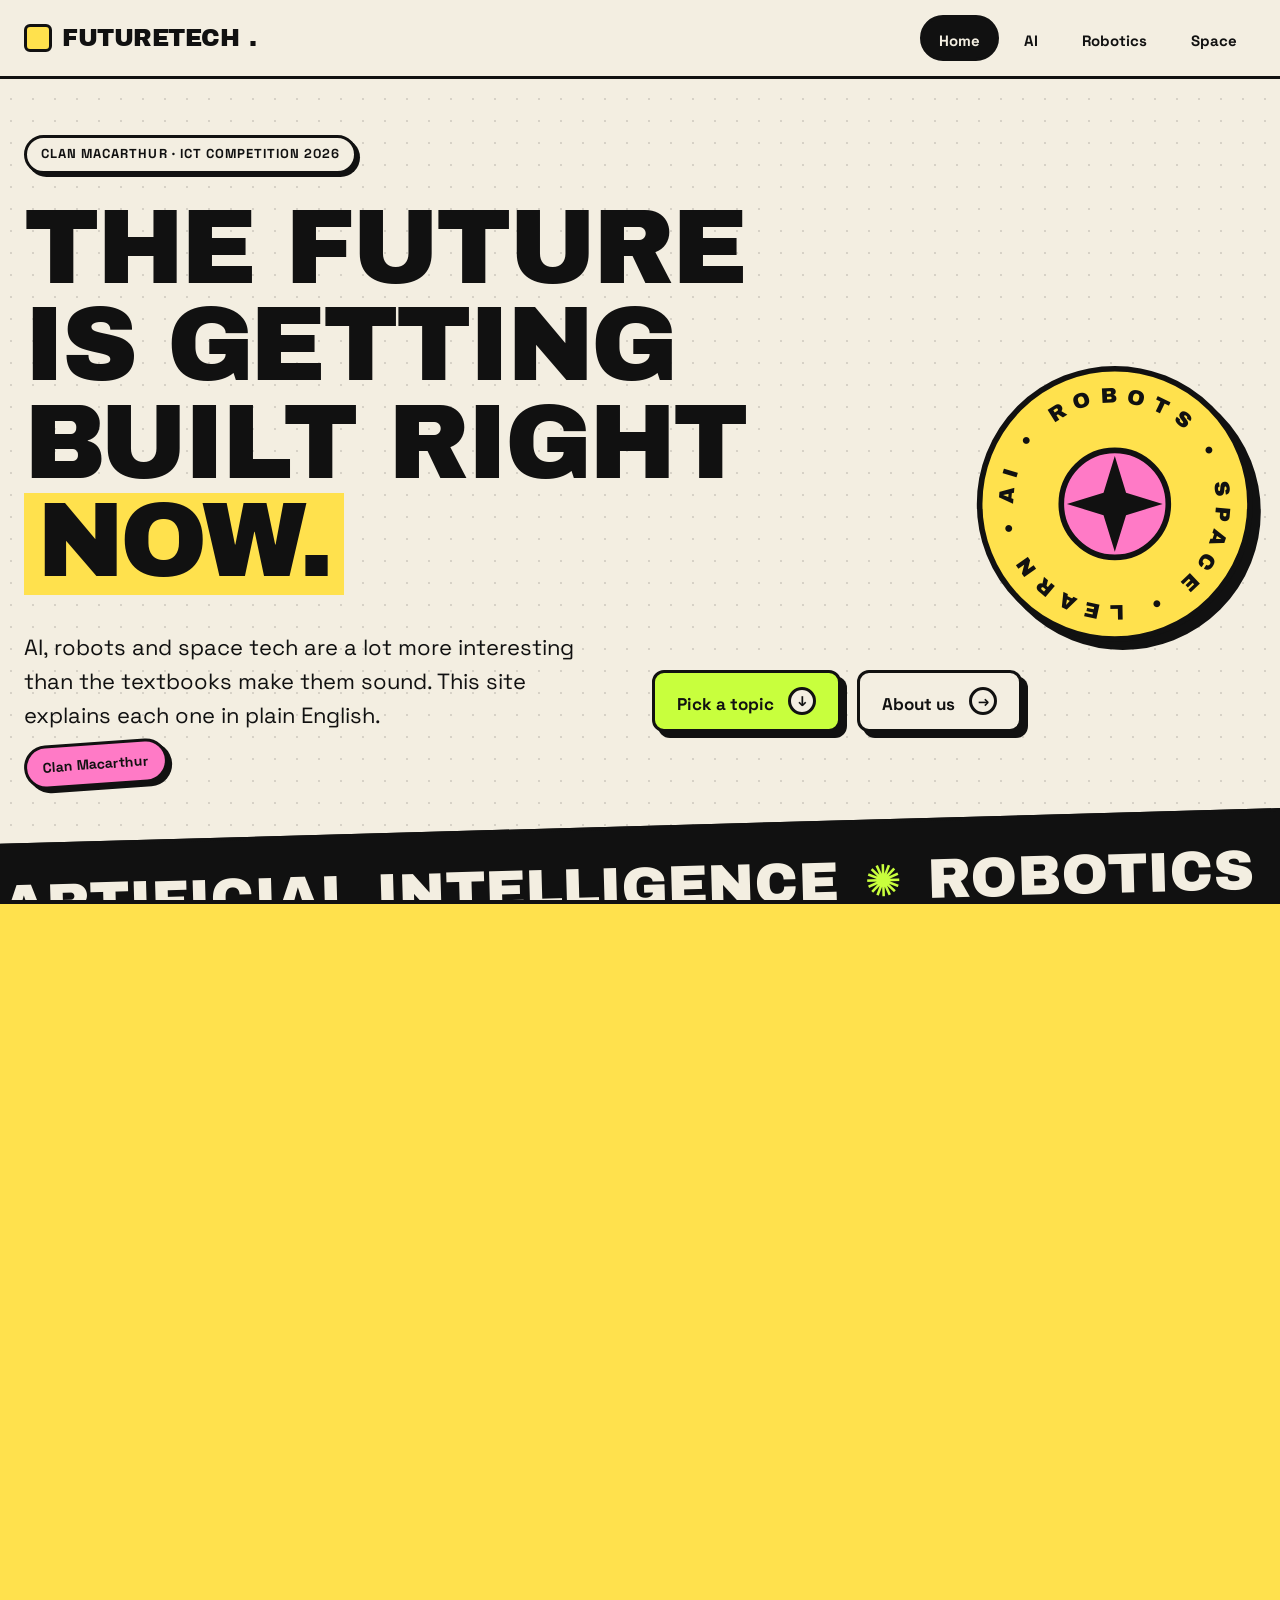
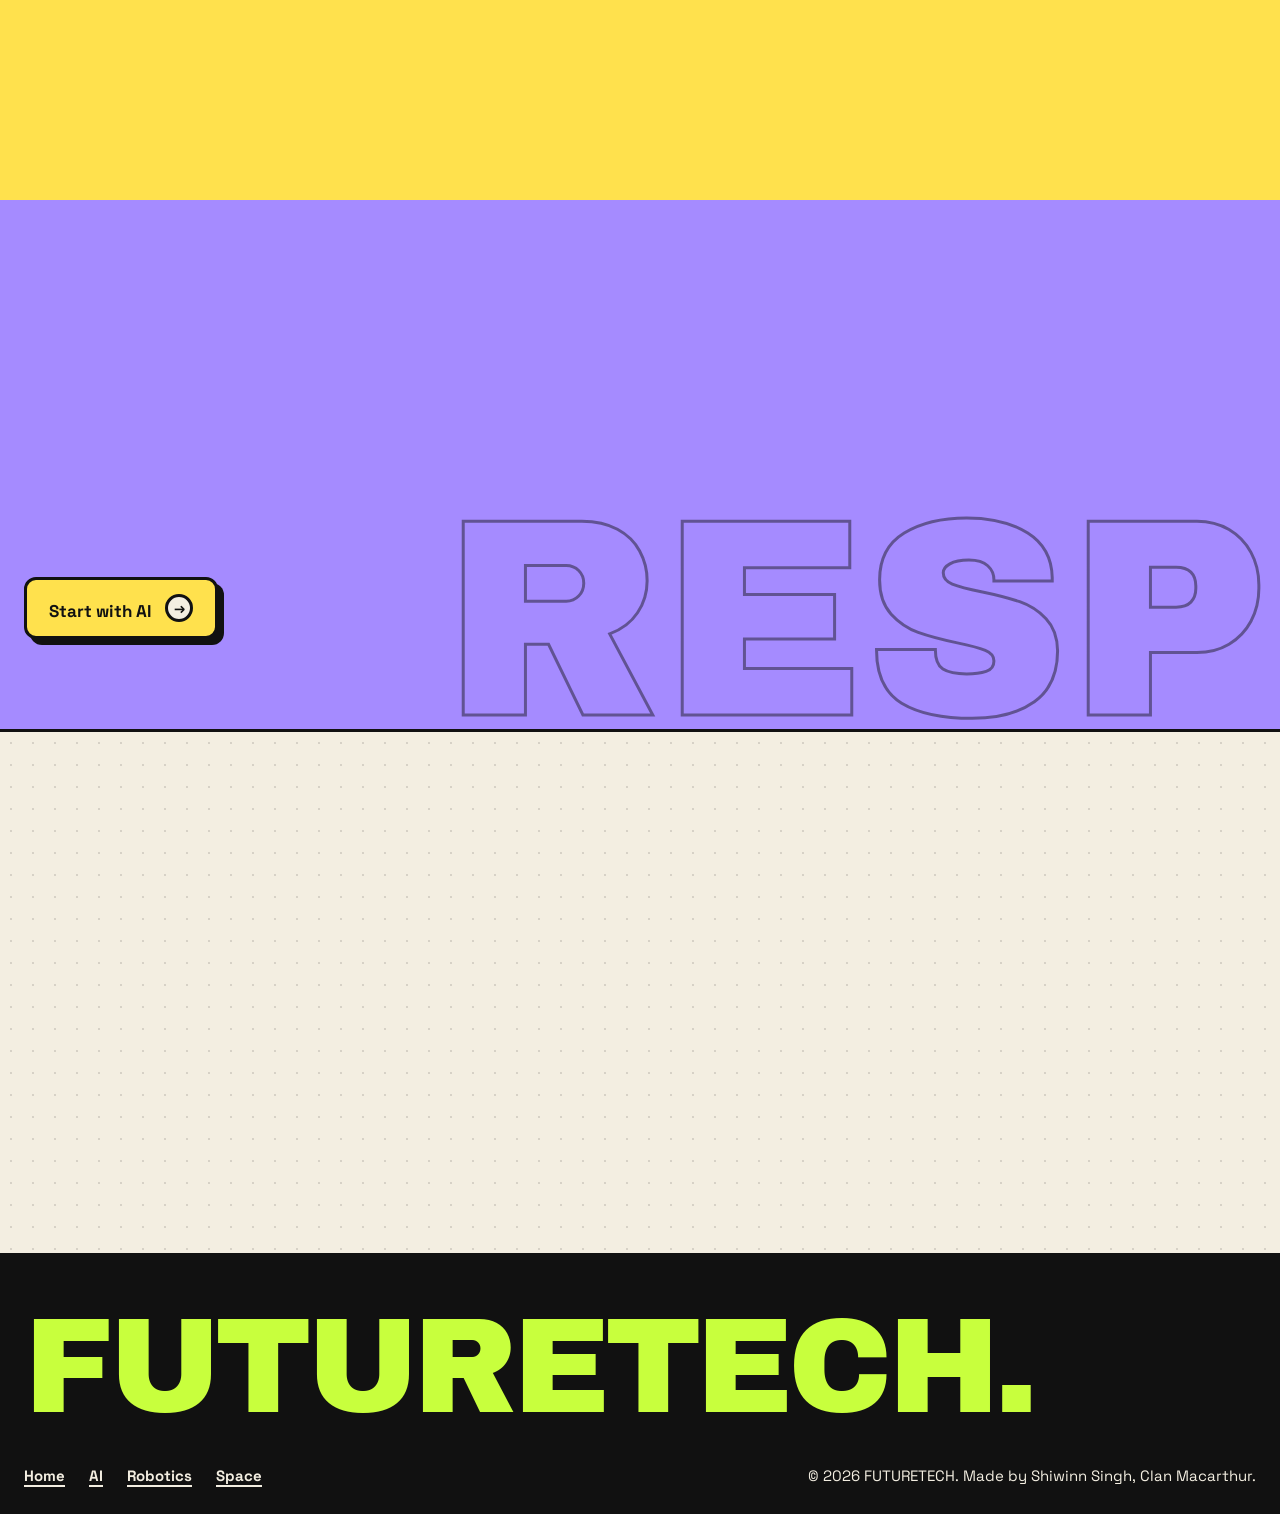
<file: index.html>
<!DOCTYPE html>
<html lang="en">
<head>
  <meta charset="UTF-8">
  <meta name="viewport" content="width=device-width, initial-scale=1">
  <meta name="theme-color" content="#f3eee1">
  <meta name="description" content="AI, robotics and space technology explained in plain English by Shiwinn Singh of Clan Macarthur, built for the inter-clan ICT website designing competition.">
  <title>FUTURETECH. | AI, robots and space, explained simply</title>
  <link rel="preconnect" href="https://fonts.googleapis.com">
  <link rel="preconnect" href="https://fonts.gstatic.com" crossorigin>
  <link href="https://fonts.googleapis.com/css2?family=Archivo+Black&family=Space+Grotesk:wght@400;500;700&display=swap" rel="stylesheet">
  <link rel="stylesheet" href="style.css">
  <script>document.documentElement.classList.add("js-enabled");</script>
  <script src="index.js" defer></script>
</head>
<body data-page="home">
  <a class="skip-link" href="#main">Skip to content</a>

  <header class="site-header">
    <nav class="nav container" aria-label="Main navigation">
      <a class="logo" href="index.html" aria-label="FUTURETECH home">FUTURETECH<i>.</i></a>
      <button class="menu-toggle" aria-expanded="false" aria-controls="nav-links" aria-label="Open navigation"><span></span><span></span></button>
      <div class="nav-links" id="nav-links">
        <a href="index.html" aria-current="page">Home</a>
        <a href="ai.html">AI</a>
        <a href="robotics.html">Robotics</a>
        <a href="space.html">Space</a>
      </div>
    </nav>
    <div class="progress" aria-hidden="true"></div>
  </header>

  <main id="main">
    <section class="hero container">
      <p class="tag" data-reveal>Clan Macarthur · ICT competition 2026</p>

      <h1 class="mega hero-title" data-split>
        <span class="line"><span>The future</span></span>
        <span class="line"><span>is getting</span></span>
        <span class="line"><span>built right</span></span>
        <span class="line"><span><mark>now.</mark></span></span>
      </h1>

      <div class="hero-row">
        <p class="lead" data-reveal>AI, robots and space tech are a lot more interesting than the textbooks make them sound. This site explains each one in plain English.</p>
        <div class="hero-actions" data-reveal>
          <a class="btn" href="#topics"><span class="label">Pick a topic</span><b aria-hidden="true">↓</b></a>
          <a class="btn btn-paper" href="#about"><span class="label">About us</span><b aria-hidden="true">→</b></a>
        </div>
      </div>

      <div class="sticker" data-spin data-speed="-0.06" aria-hidden="true">
        <svg viewBox="0 0 200 200">
          <defs><path id="badge-path" d="M100,100 m-72,0 a72,72 0 1,1 144,0 a72,72 0 1,1 -144,0"/></defs>
          <circle cx="100" cy="100" r="96" fill="#ffe14d" stroke="#111" stroke-width="4"/>
          <g class="ring">
            <text><textPath href="#badge-path" textLength="440" lengthAdjust="spacing">AI • ROBOTS • SPACE • LEARN • </textPath></text>
          </g>
          <circle cx="100" cy="100" r="38" fill="#ff7ac6" stroke="#111" stroke-width="4"/>
          <path class="spark" d="M100 66 L108 92 L134 100 L108 108 L100 134 L92 108 L66 100 L92 92Z" fill="#111"/>
        </svg>
      </div>

      <span class="pill-note" aria-hidden="true">Clan Macarthur</span>
    </section>

    <div class="marquee-wrap" aria-hidden="true">
      <div class="marquee">
        <div class="marquee-track">
          <div class="mq-group">
            <span>Artificial intelligence</span><i>✺</i><span>Robotics</span><i>✺</i><span>Space</span><i>✺</i>
            <span>Artificial intelligence</span><i>✺</i><span>Robotics</span><i>✺</i><span>Space</span><i>✺</i>
          </div>
        </div>
      </div>
    </div>

    <section class="section container" id="topics">
      <div class="section-head">
        <h2 class="h2" data-reveal>Pick a<br><em>rabbit hole.</em></h2>
        <p data-reveal>Three topics, each one short enough to read on a bus ride. Start wherever you like.</p>
      </div>

      <div class="card-grid">
        <a class="card card-yellow" href="ai.html" data-reveal>
          <div class="card-top"><span class="num">01</span><span class="arrow" aria-hidden="true">↗</span></div>
          <h3>Artificial<br>intelligence</h3>
          <p>Software that learns from examples instead of following a rulebook. Where it helps and where it falls over.</p>
          <span class="card-link">Read the AI page</span>
        </a>
        <a class="card card-pink" href="robotics.html" data-reveal>
          <div class="card-top"><span class="num">02</span><span class="arrow" aria-hidden="true">↗</span></div>
          <h3>Robotics</h3>
          <p>How a machine senses, decides and moves, from factory arms to rovers parked on Mars.</p>
          <span class="card-link">Read the robotics page</span>
        </a>
        <a class="card card-blue" href="space.html" data-reveal>
          <div class="card-top"><span class="num">03</span><span class="arrow" aria-hidden="true">↗</span></div>
          <h3>Space<br>technology</h3>
          <p>Rockets, satellites and telescopes, plus the missions that got us this far.</p>
          <span class="card-link">Read the space page</span>
        </a>
      </div>
    </section>

    <section class="band">
      <span class="outline-text" data-scroll-x="-420" aria-hidden="true">Responsibly</span>
      <div class="container band-inner">
        <div>
          <h2 class="h2" data-reveal>Cool tech is only <em>half</em> the story.</h2>
          <p class="lead" data-reveal>The other half is who it helps, who it leaves out, and who's on the hook when it goes wrong. We try to talk about both.</p>
          <a class="btn btn-yellow" href="ai.html"><span class="label">Start with AI</span><b aria-hidden="true">→</b></a>
        </div>
        <div class="checklist" data-reveal>
          <h3>Before you trust a new gadget, ask:</h3>
          <label class="check"><input type="checkbox"> Who does this actually help?</label>
          <label class="check"><input type="checkbox"> Who could it hurt or leave out?</label>
          <label class="check"><input type="checkbox"> Who's double-checking it?</label>
          <small>(Yes, you can tick these.)</small>
        </div>
      </div>
    </section>

    <section class="section container" id="about">
      <div class="about">
        <div class="about-text">
          <h2 class="h2" data-reveal>About<br><em>this website.</em></h2>
          <p data-reveal>This website was created by Shiwinn Singh from Clan Macarthur.</p>
          <p data-reveal>Its purpose is to take part in the inter-clan ICT website designing competition, showing how technology like AI, robotics and space exploration can be explained clearly through good web design.</p>
        </div>
        <div class="stats">
          <div class="stat" data-reveal><strong>1</strong><span>creator: Shiwinn Singh</span></div>
          <div class="stat" data-reveal><strong>1</strong><span>clan: Macarthur</span></div>
          <div class="stat" data-reveal><strong>1</strong><span>inter-clan ICT website designing competition</span></div>
        </div>
      </div>
    </section>
  </main>

  <footer class="site-footer">
    <div class="container">
      <span class="foot-word" aria-hidden="true">FUTURETECH.</span>
      <div class="foot-row">
        <nav class="foot-links" aria-label="Footer">
          <a href="index.html">Home</a><a href="ai.html">AI</a><a href="robotics.html">Robotics</a><a href="space.html">Space</a>
        </nav>
        <p>© <span data-year>2026</span> FUTURETECH. Made by Shiwinn Singh, Clan Macarthur.</p>
      </div>
    </div>
  </footer>
</body>
</html>
</file>
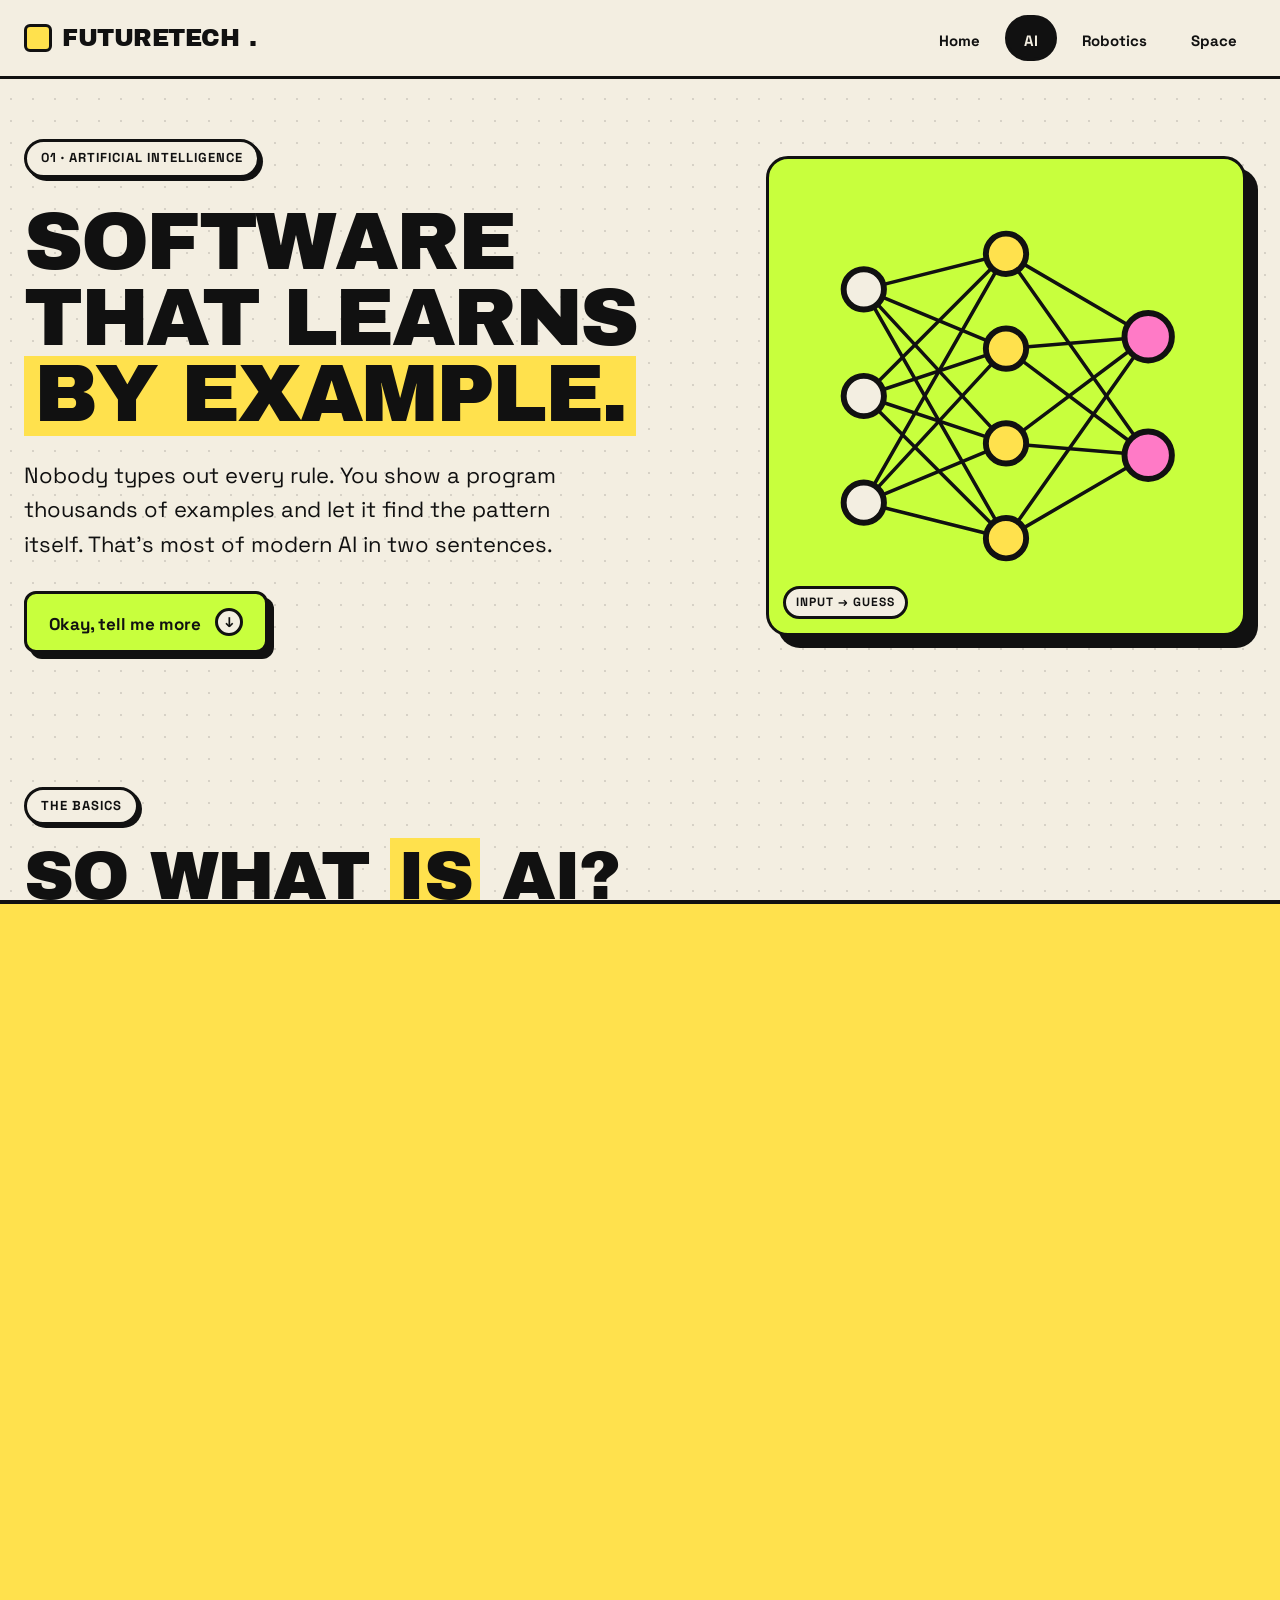
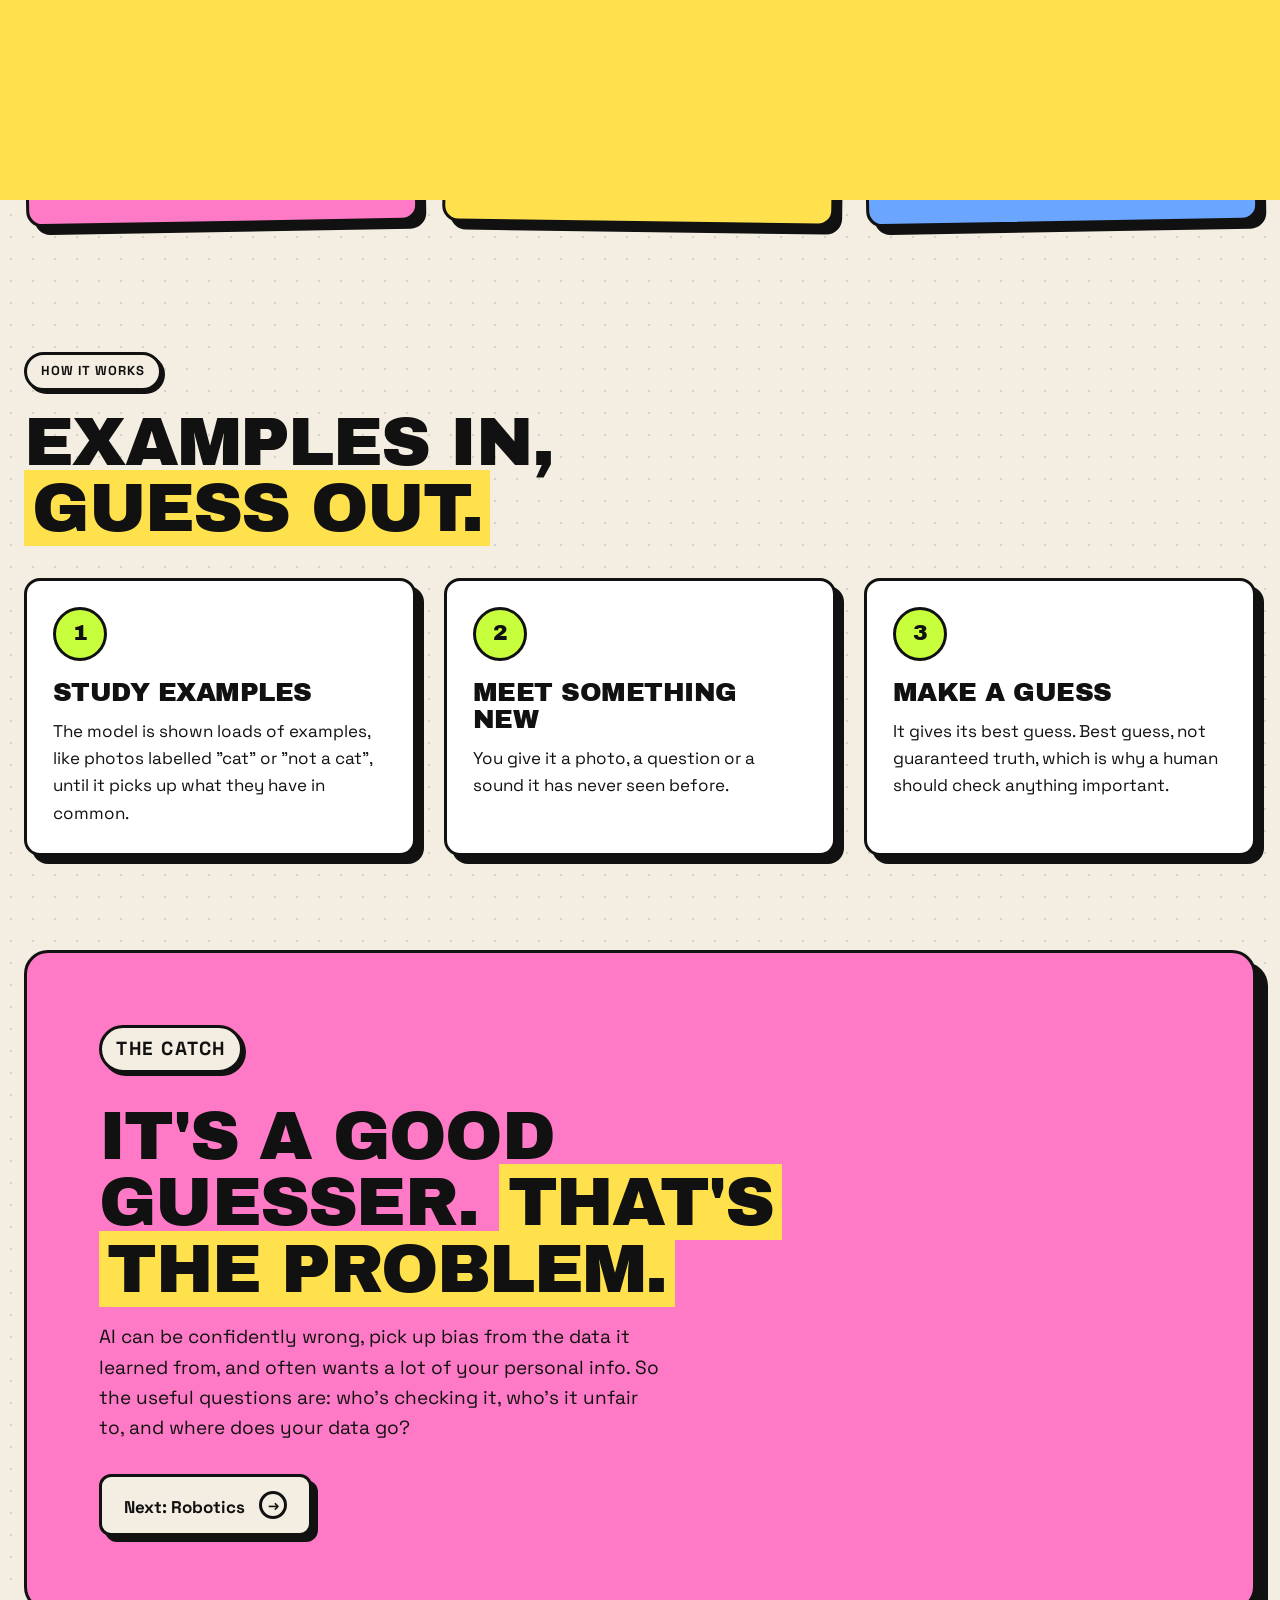
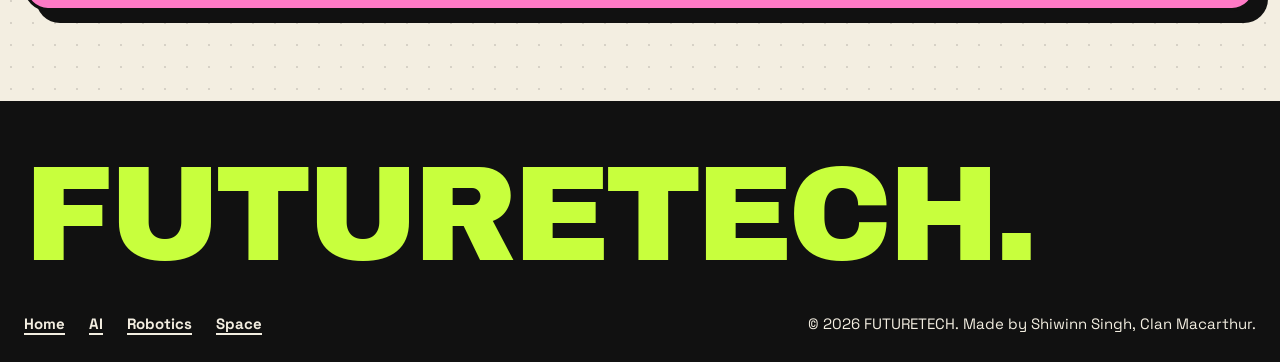
<file: ai.html>
<!DOCTYPE html>
<html lang="en">
<head>
  <meta charset="UTF-8">
  <meta name="viewport" content="width=device-width, initial-scale=1">
  <meta name="theme-color" content="#f3eee1">
  <meta name="description" content="What AI actually is, where you already use it, and why it still needs a human checking its work.">
  <title>AI | FUTURETECH.</title>
  <link rel="preconnect" href="https://fonts.googleapis.com">
  <link rel="preconnect" href="https://fonts.gstatic.com" crossorigin>
  <link href="https://fonts.googleapis.com/css2?family=Archivo+Black&family=Space+Grotesk:wght@400;500;700&display=swap" rel="stylesheet">
  <link rel="stylesheet" href="style.css">
  <script>document.documentElement.classList.add("js-enabled");</script>
  <script src="index.js" defer></script>
</head>
<body data-page="ai">
  <a class="skip-link" href="#main">Skip to content</a>

  <header class="site-header">
    <nav class="nav container" aria-label="Main navigation">
      <a class="logo" href="index.html" aria-label="FUTURETECH home">FUTURETECH<i>.</i></a>
      <button class="menu-toggle" aria-expanded="false" aria-controls="nav-links" aria-label="Open navigation"><span></span><span></span></button>
      <div class="nav-links" id="nav-links">
        <a href="index.html">Home</a>
        <a href="ai.html" aria-current="page">AI</a>
        <a href="robotics.html">Robotics</a>
        <a href="space.html">Space</a>
      </div>
    </nav>
    <div class="progress" aria-hidden="true"></div>
  </header>

  <main id="main">
    <section class="page-hero container">
      <div>
        <p class="tag" data-reveal>01 · Artificial intelligence</p>
        <h1 class="mega" data-split>
          <span class="line"><span>Software</span></span>
          <span class="line"><span>that learns</span></span>
          <span class="line"><span><mark>by example.</mark></span></span>
        </h1>
        <p class="lead" data-reveal>Nobody types out every rule. You show a program thousands of examples and let it find the pattern itself. That's most of modern AI in two sentences.</p>
        <a class="btn" href="#learn" data-reveal><span class="label">Okay, tell me more</span><b aria-hidden="true">↓</b></a>
      </div>

      <div class="art art-lime" data-reveal role="img" aria-label="A simple neural network drawing with glowing nodes">
        <svg viewBox="0 0 400 400" aria-hidden="true">
          <g stroke="#111" stroke-width="3" stroke-linecap="round">
            <line x1="80" y1="110" x2="200" y2="80"/><line x1="80" y1="110" x2="200" y2="160"/><line x1="80" y1="110" x2="200" y2="240"/><line x1="80" y1="110" x2="200" y2="320"/>
            <line x1="80" y1="200" x2="200" y2="80"/><line x1="80" y1="200" x2="200" y2="160"/><line x1="80" y1="200" x2="200" y2="240"/><line x1="80" y1="200" x2="200" y2="320"/>
            <line x1="80" y1="290" x2="200" y2="80"/><line x1="80" y1="290" x2="200" y2="160"/><line x1="80" y1="290" x2="200" y2="240"/><line x1="80" y1="290" x2="200" y2="320"/>
            <line x1="200" y1="80" x2="320" y2="150"/><line x1="200" y1="80" x2="320" y2="250"/>
            <line x1="200" y1="160" x2="320" y2="150"/><line x1="200" y1="160" x2="320" y2="250"/>
            <line x1="200" y1="240" x2="320" y2="150"/><line x1="200" y1="240" x2="320" y2="250"/>
            <line x1="200" y1="320" x2="320" y2="150"/><line x1="200" y1="320" x2="320" y2="250"/>
          </g>
          <g stroke="#111" stroke-width="5">
            <circle class="node" style="--d:0s" cx="80" cy="110" r="17" fill="#f3eee1"/>
            <circle class="node" style="--d:.3s" cx="80" cy="200" r="17" fill="#f3eee1"/>
            <circle class="node" style="--d:.6s" cx="80" cy="290" r="17" fill="#f3eee1"/>
            <circle class="node" style="--d:.9s" cx="200" cy="80" r="17" fill="#ffe14d"/>
            <circle class="node" style="--d:1.2s" cx="200" cy="160" r="17" fill="#ffe14d"/>
            <circle class="node" style="--d:1.5s" cx="200" cy="240" r="17" fill="#ffe14d"/>
            <circle class="node" style="--d:1.8s" cx="200" cy="320" r="17" fill="#ffe14d"/>
            <circle class="node" style="--d:2.1s" cx="320" cy="150" r="20" fill="#ff7ac6"/>
            <circle class="node" style="--d:2.4s" cx="320" cy="250" r="20" fill="#ff7ac6"/>
          </g>
        </svg>
        <span class="art-label">input → guess</span>
      </div>
    </section>

    <section class="block container" id="learn">
      <div class="block-head" data-reveal>
        <p class="tag">The basics</p>
        <h2 class="h2">So what <em>is</em> AI?</h2>
      </div>
      <p class="prose" data-reveal>AI is a loose label for programs that do things we'd normally expect a person to do: spot a face in a photo, translate a sentence, guess which song you'll like next. It isn't one technology and it definitely isn't a digital brain. Most systems are great at one narrow job and hopeless at everything else.</p>
    </section>

    <section class="block container">
      <div class="block-head" data-reveal>
        <p class="tag">You've already used it</p>
        <h2 class="h2">AI in<br><em>real life.</em></h2>
      </div>
      <div class="tile-grid">
        <article class="tile tile-pink" data-reveal>
          <span class="kicker">Health</span>
          <h3>Second pair of eyes</h3>
          <p>Doctors use AI tools to flag odd spots on scans. A person still makes the call. The software just helps them look.</p>
        </article>
        <article class="tile tile-yellow" data-reveal>
          <span class="kicker">School</span>
          <h3>Study helper</h3>
          <p>Apps can turn a chapter into practice questions, or explain something a second way when the first one didn't click. It does get things wrong, so check it.</p>
        </article>
        <article class="tile tile-blue" data-reveal>
          <span class="kicker">Daily life</span>
          <h3>Quiet stuff</h3>
          <p>Spam filters, autocorrect, maps rerouting you around traffic. You've been using AI for years without calling it that.</p>
        </article>
      </div>
    </section>

    <section class="block container">
      <div class="block-head" data-reveal>
        <p class="tag">How it works</p>
        <h2 class="h2">Examples in,<br><em>guess out.</em></h2>
      </div>
      <div class="tile-grid">
        <article class="step" data-reveal>
          <span class="step-num">1</span>
          <h3>Study examples</h3>
          <p>The model is shown loads of examples, like photos labelled "cat" or "not a cat", until it picks up what they have in common.</p>
        </article>
        <article class="step" data-reveal>
          <span class="step-num">2</span>
          <h3>Meet something new</h3>
          <p>You give it a photo, a question or a sound it has never seen before.</p>
        </article>
        <article class="step" data-reveal>
          <span class="step-num">3</span>
          <h3>Make a guess</h3>
          <p>It gives its best guess. Best guess, not guaranteed truth, which is why a human should check anything important.</p>
        </article>
      </div>
    </section>

    <section class="container">
      <div class="cta cta-pink" data-reveal>
        <p class="tag">The catch</p>
        <h2 class="h2">It's a good guesser. <em>That's the problem.</em></h2>
        <p>AI can be confidently wrong, pick up bias from the data it learned from, and often wants a lot of your personal info. So the useful questions are: who's checking it, who's it unfair to, and where does your data go?</p>
        <a class="btn btn-paper" href="robotics.html"><span class="label">Next: Robotics</span><b aria-hidden="true">→</b></a>
      </div>
    </section>
  </main>

  <footer class="site-footer">
    <div class="container">
      <span class="foot-word" aria-hidden="true">FUTURETECH.</span>
      <div class="foot-row">
        <nav class="foot-links" aria-label="Footer">
          <a href="index.html">Home</a><a href="ai.html">AI</a><a href="robotics.html">Robotics</a><a href="space.html">Space</a>
        </nav>
        <p>© <span data-year>2026</span> FUTURETECH. Made by Shiwinn Singh, Clan Macarthur.</p>
      </div>
    </div>
  </footer>
</body>
</html>
</file>
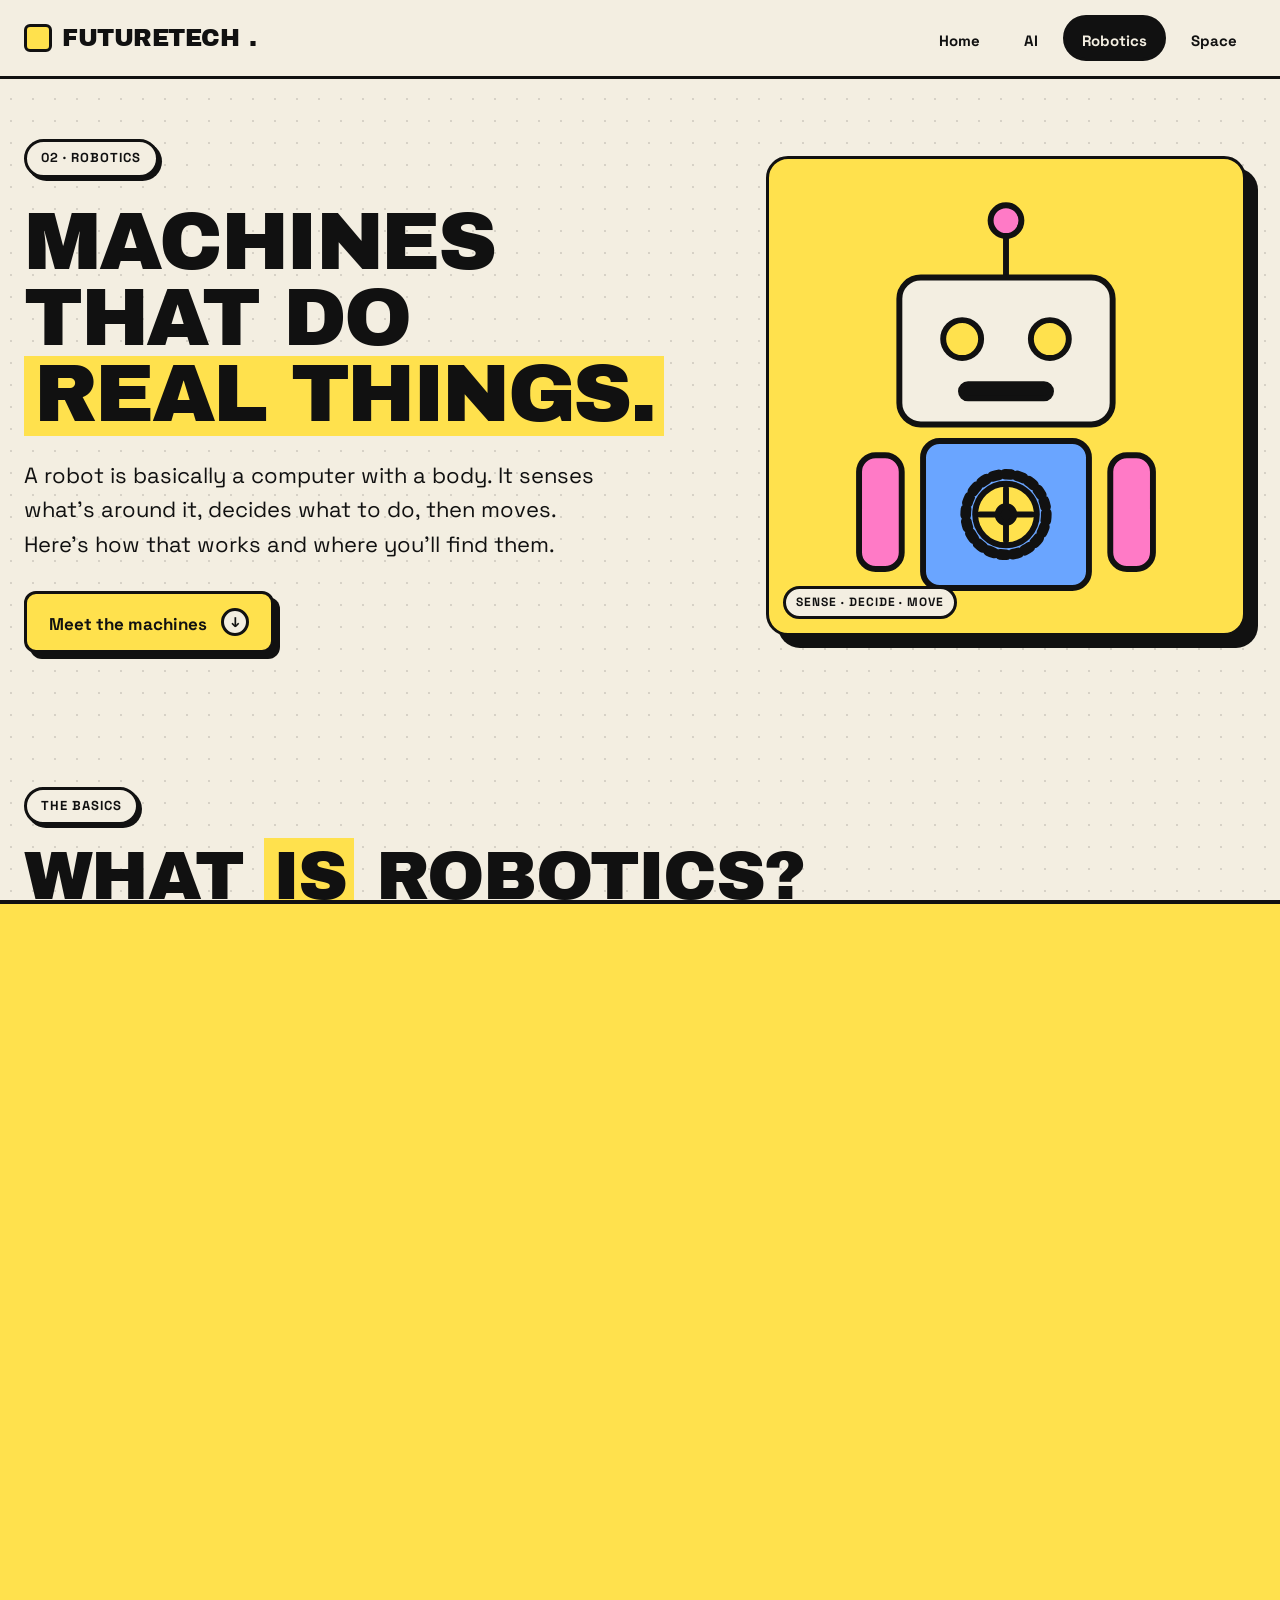
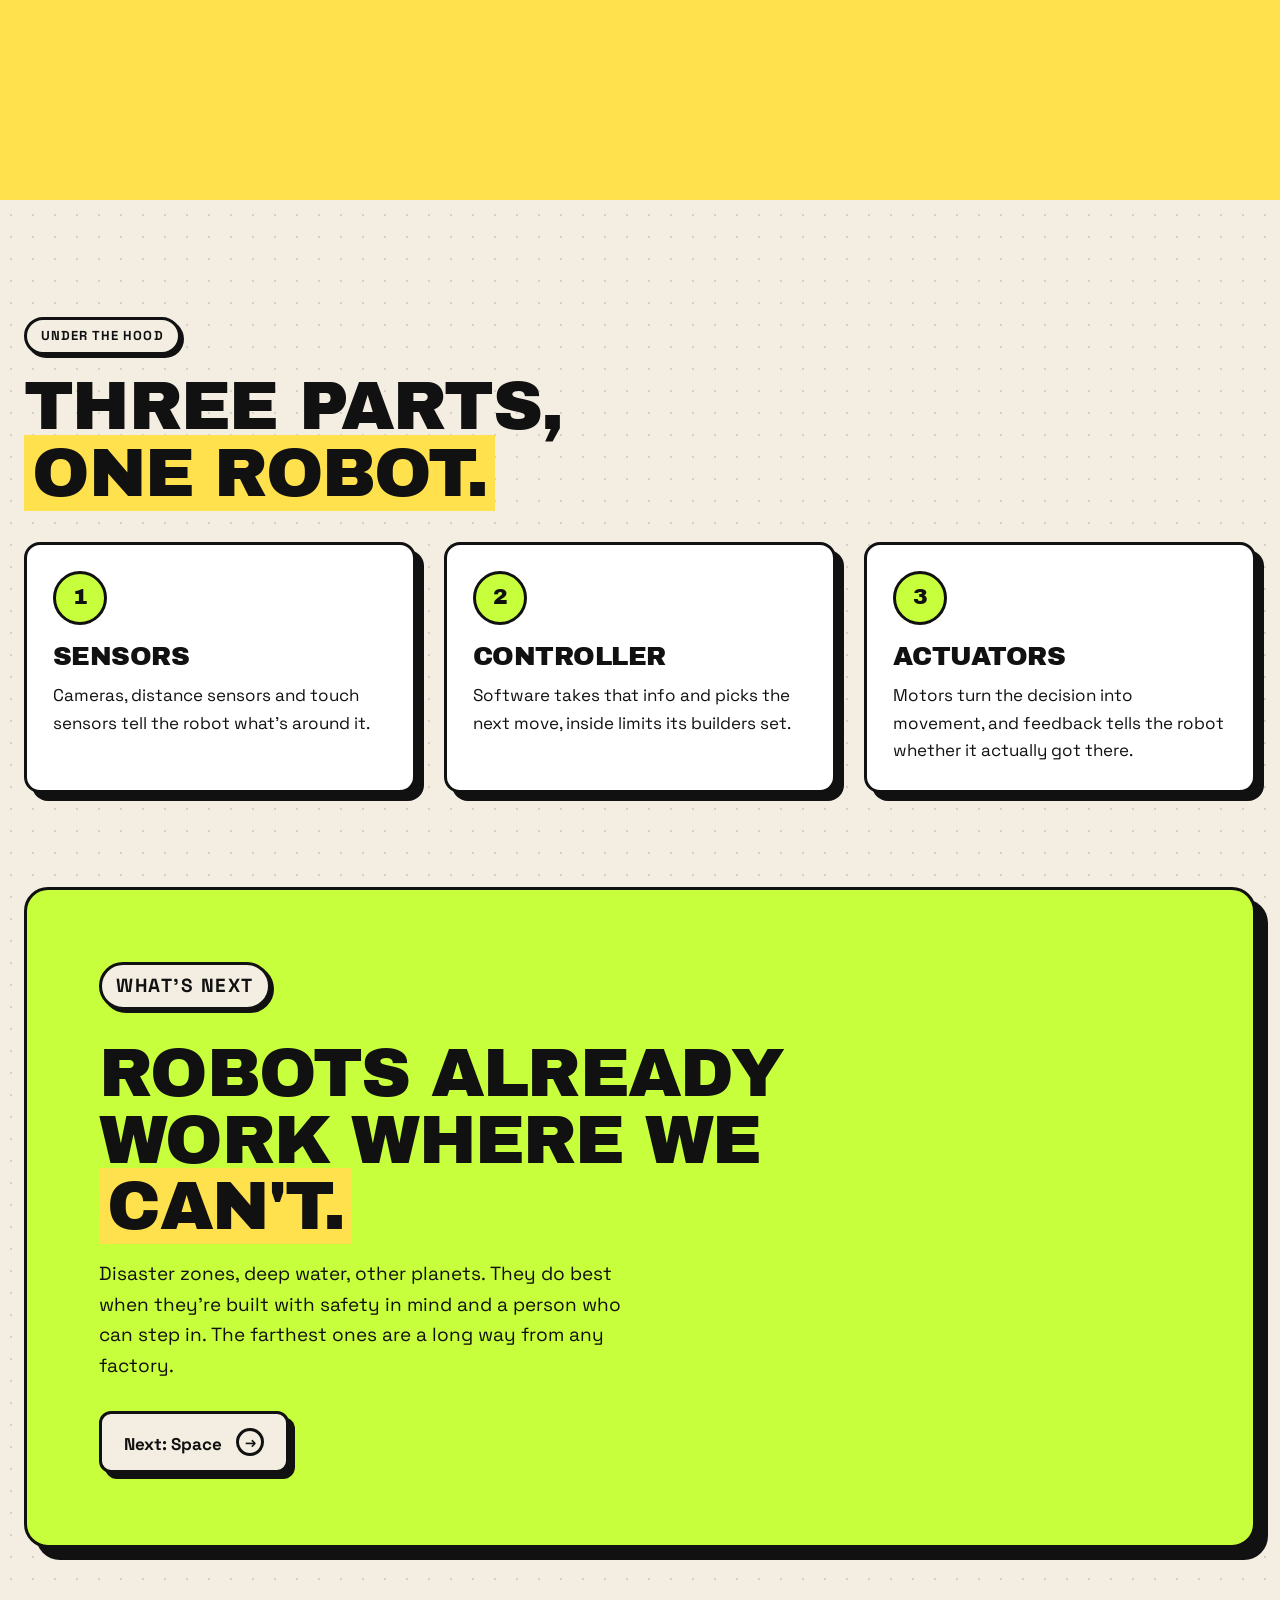
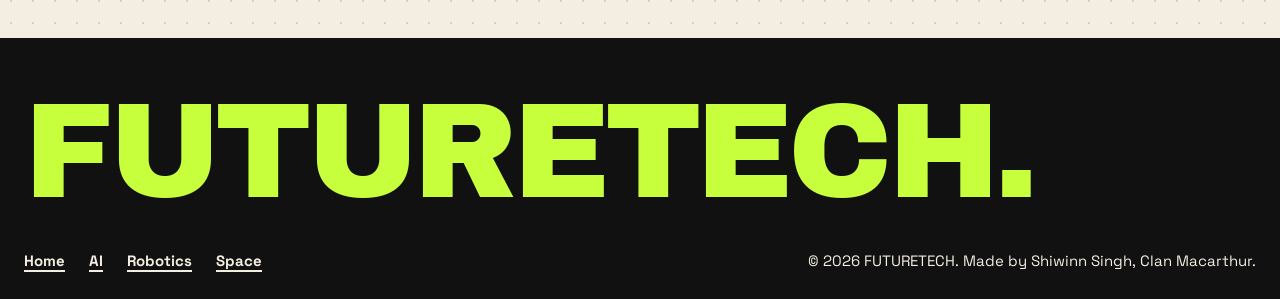
<file: robotics.html>
<!DOCTYPE html>
<html lang="en">
<head>
  <meta charset="UTF-8">
  <meta name="viewport" content="width=device-width, initial-scale=1">
  <meta name="theme-color" content="#f3eee1">
  <meta name="description" content="How robots sense, decide and move, and where you'll find them working today.">
  <title>Robotics | FUTURETECH.</title>
  <link rel="preconnect" href="https://fonts.googleapis.com">
  <link rel="preconnect" href="https://fonts.gstatic.com" crossorigin>
  <link href="https://fonts.googleapis.com/css2?family=Archivo+Black&family=Space+Grotesk:wght@400;500;700&display=swap" rel="stylesheet">
  <link rel="stylesheet" href="style.css">
  <script>document.documentElement.classList.add("js-enabled");</script>
  <script src="index.js" defer></script>
</head>
<body data-page="robotics">
  <a class="skip-link" href="#main">Skip to content</a>

  <header class="site-header">
    <nav class="nav container" aria-label="Main navigation">
      <a class="logo" href="index.html" aria-label="FUTURETECH home">FUTURETECH<i>.</i></a>
      <button class="menu-toggle" aria-expanded="false" aria-controls="nav-links" aria-label="Open navigation"><span></span><span></span></button>
      <div class="nav-links" id="nav-links">
        <a href="index.html">Home</a>
        <a href="ai.html">AI</a>
        <a href="robotics.html" aria-current="page">Robotics</a>
        <a href="space.html">Space</a>
      </div>
    </nav>
    <div class="progress" aria-hidden="true"></div>
  </header>

  <main id="main">
    <section class="page-hero container">
      <div>
        <p class="tag" data-reveal>02 · Robotics</p>
        <h1 class="mega" data-split>
          <span class="line"><span>Machines</span></span>
          <span class="line"><span>that do</span></span>
          <span class="line"><span><mark>real things.</mark></span></span>
        </h1>
        <p class="lead" data-reveal>A robot is basically a computer with a body. It senses what's around it, decides what to do, then moves. Here's how that works and where you'll find them.</p>
        <a class="btn btn-yellow" href="#learn" data-reveal><span class="label">Meet the machines</span><b aria-hidden="true">↓</b></a>
      </div>

      <div class="art art-yellow" data-reveal role="img" aria-label="A friendly boxy robot waving">
        <svg viewBox="0 0 400 400" aria-hidden="true">
          <g stroke="#111" stroke-width="5" stroke-linejoin="round" stroke-linecap="round">
            <g class="bob">
              <line x1="200" y1="62" x2="200" y2="100"/>
              <circle cx="200" cy="52" r="13" fill="#ff7ac6"/>
            </g>
            <rect class="wave" x="76" y="250" width="36" height="96" rx="14" fill="#ff7ac6" style="animation-direction:reverse"/>
            <rect class="wave" x="288" y="250" width="36" height="96" rx="14" fill="#ff7ac6"/>
            <rect x="130" y="238" width="140" height="124" rx="14" fill="#6aa5ff"/>
            <rect x="110" y="100" width="180" height="124" rx="18" fill="#f3eee1"/>
            <circle class="blink" cx="163" cy="152" r="16" fill="#ffe14d"/>
            <circle class="blink" cx="237" cy="152" r="16" fill="#ffe14d"/>
            <rect x="162" y="190" width="76" height="12" rx="6" fill="#111"/>
            <g class="gear">
              <circle cx="200" cy="300" r="34" fill="none" stroke-width="9" stroke-dasharray="5.3 5.3"/>
              <circle cx="200" cy="300" r="26" fill="#ffe14d"/>
              <line x1="200" y1="278" x2="200" y2="322"/>
              <line x1="178" y1="300" x2="222" y2="300"/>
              <circle cx="200" cy="300" r="7" fill="#111"/>
            </g>
          </g>
        </svg>
        <span class="art-label">sense · decide · move</span>
      </div>
    </section>

    <section class="block container" id="learn">
      <div class="block-head" data-reveal>
        <p class="tag">The basics</p>
        <h2 class="h2">What <em>is</em> robotics?</h2>
      </div>
      <p class="prose" data-reveal>Robotics sits where mechanical engineering, electronics and programming meet. Some robots repeat one move perfectly all day. Others use cameras and sensors to react to whatever's around them. The useful ones mostly work next to people, not instead of them.</p>
    </section>

    <section class="block container">
      <div class="block-head" data-reveal>
        <p class="tag">Where they work</p>
        <h2 class="h2">Robots on<br><em>the job.</em></h2>
      </div>
      <div class="tile-grid">
        <article class="tile tile-lime" data-reveal>
          <span class="kicker">Factories</span>
          <h3>Tireless arms</h3>
          <p>They weld, paint and assemble car parts, and the thousandth one comes out as accurate as the first.</p>
        </article>
        <article class="tile tile-pink" data-reveal>
          <span class="kicker">Hospitals</span>
          <h3>Steady hands</h3>
          <p>Surgeons use robotic systems for tiny, very steady movements, always with a person in control. Others help people through physical rehab.</p>
        </article>
        <article class="tile tile-blue" data-reveal>
          <span class="kicker">Out there</span>
          <h3>Go-anywhere explorers</h3>
          <p>Rovers on Mars, drones over wildfires, small subs checking pipelines. Basically anywhere too far, hot or risky for a person.</p>
        </article>
      </div>
    </section>

    <section class="block container">
      <div class="block-head" data-reveal>
        <p class="tag">Under the hood</p>
        <h2 class="h2">Three parts,<br><em>one robot.</em></h2>
      </div>
      <div class="tile-grid">
        <article class="step" data-reveal>
          <span class="step-num">1</span>
          <h3>Sensors</h3>
          <p>Cameras, distance sensors and touch sensors tell the robot what's around it.</p>
        </article>
        <article class="step" data-reveal>
          <span class="step-num">2</span>
          <h3>Controller</h3>
          <p>Software takes that info and picks the next move, inside limits its builders set.</p>
        </article>
        <article class="step" data-reveal>
          <span class="step-num">3</span>
          <h3>Actuators</h3>
          <p>Motors turn the decision into movement, and feedback tells the robot whether it actually got there.</p>
        </article>
      </div>
    </section>

    <section class="container">
      <div class="cta cta-lime" data-reveal>
        <p class="tag">What's next</p>
        <h2 class="h2">Robots already work where we <em>can't.</em></h2>
        <p>Disaster zones, deep water, other planets. They do best when they're built with safety in mind and a person who can step in. The farthest ones are a long way from any factory.</p>
        <a class="btn btn-paper" href="space.html"><span class="label">Next: Space</span><b aria-hidden="true">→</b></a>
      </div>
    </section>
  </main>

  <footer class="site-footer">
    <div class="container">
      <span class="foot-word" aria-hidden="true">FUTURETECH.</span>
      <div class="foot-row">
        <nav class="foot-links" aria-label="Footer">
          <a href="index.html">Home</a><a href="ai.html">AI</a><a href="robotics.html">Robotics</a><a href="space.html">Space</a>
        </nav>
        <p>© <span data-year>2026</span> FUTURETECH. Made by Shiwinn Singh, Clan Macarthur.</p>
      </div>
    </div>
  </footer>
</body>
</html>
</file>
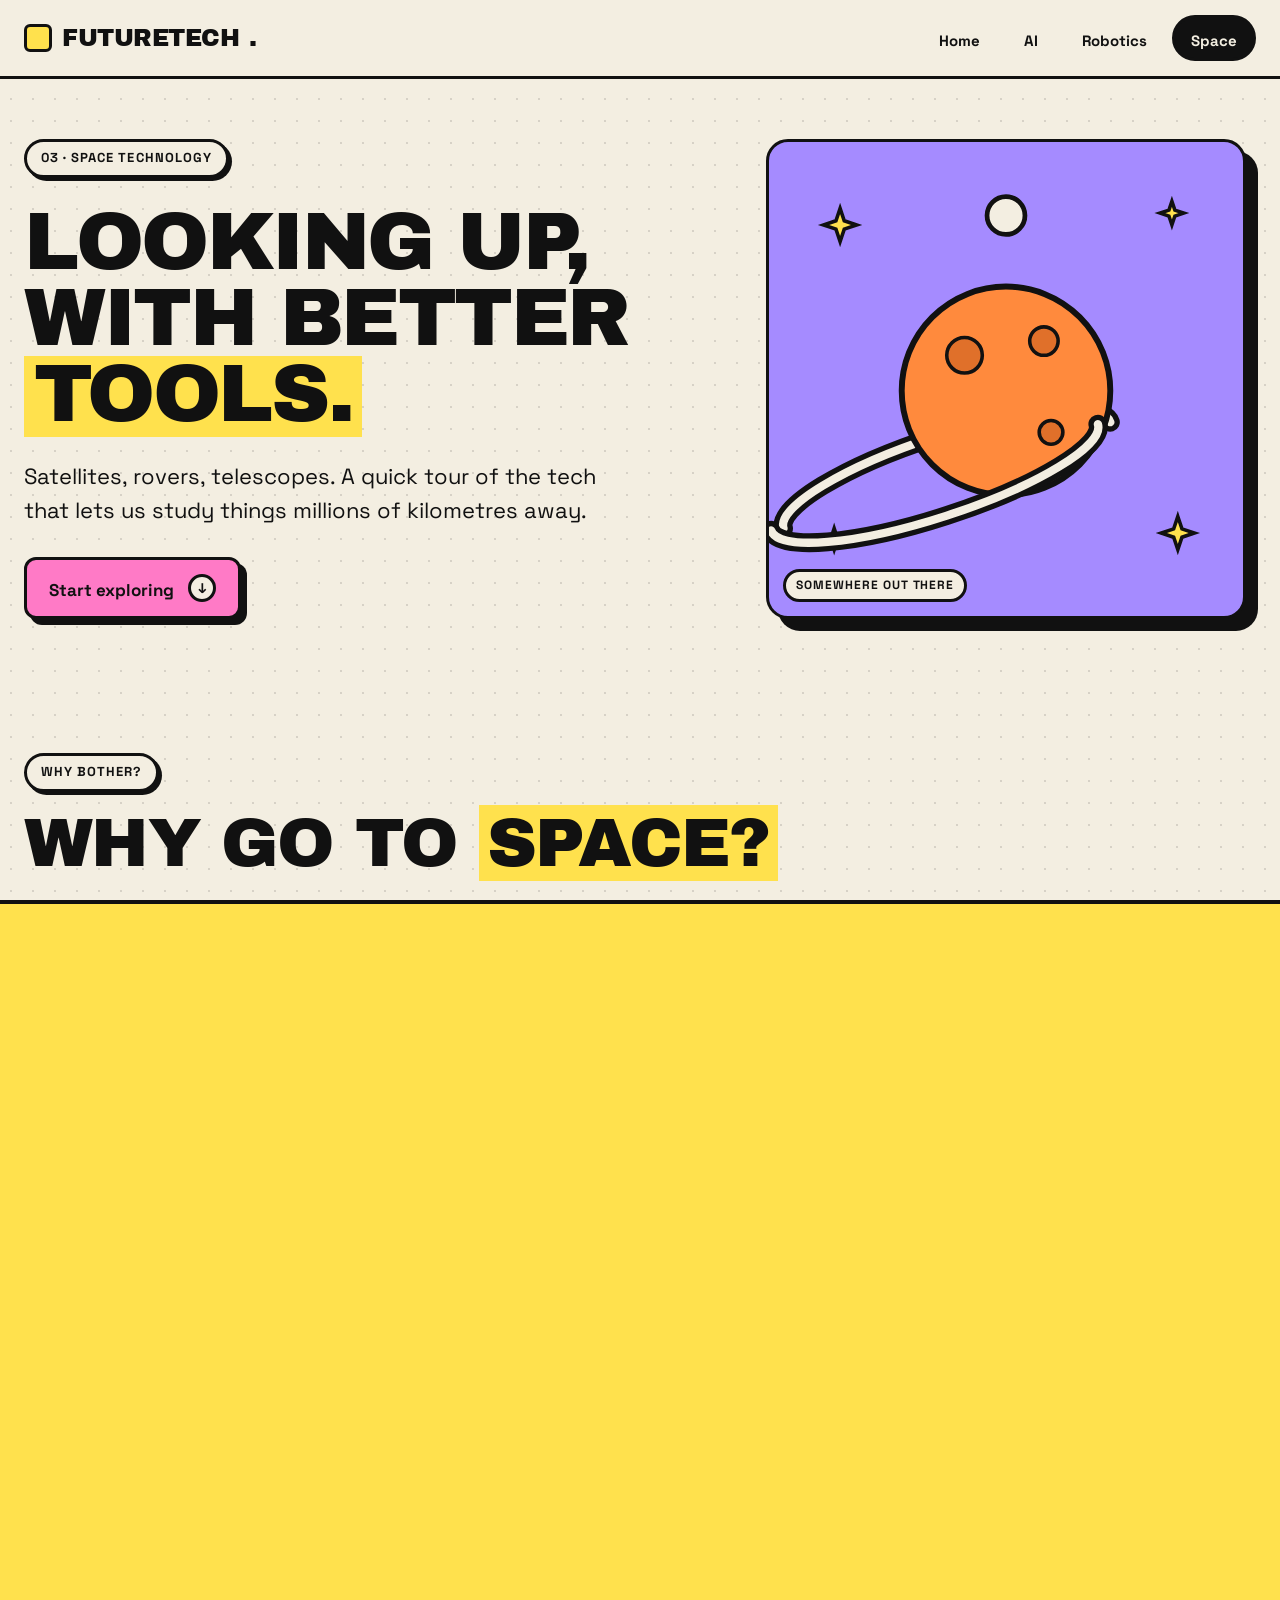
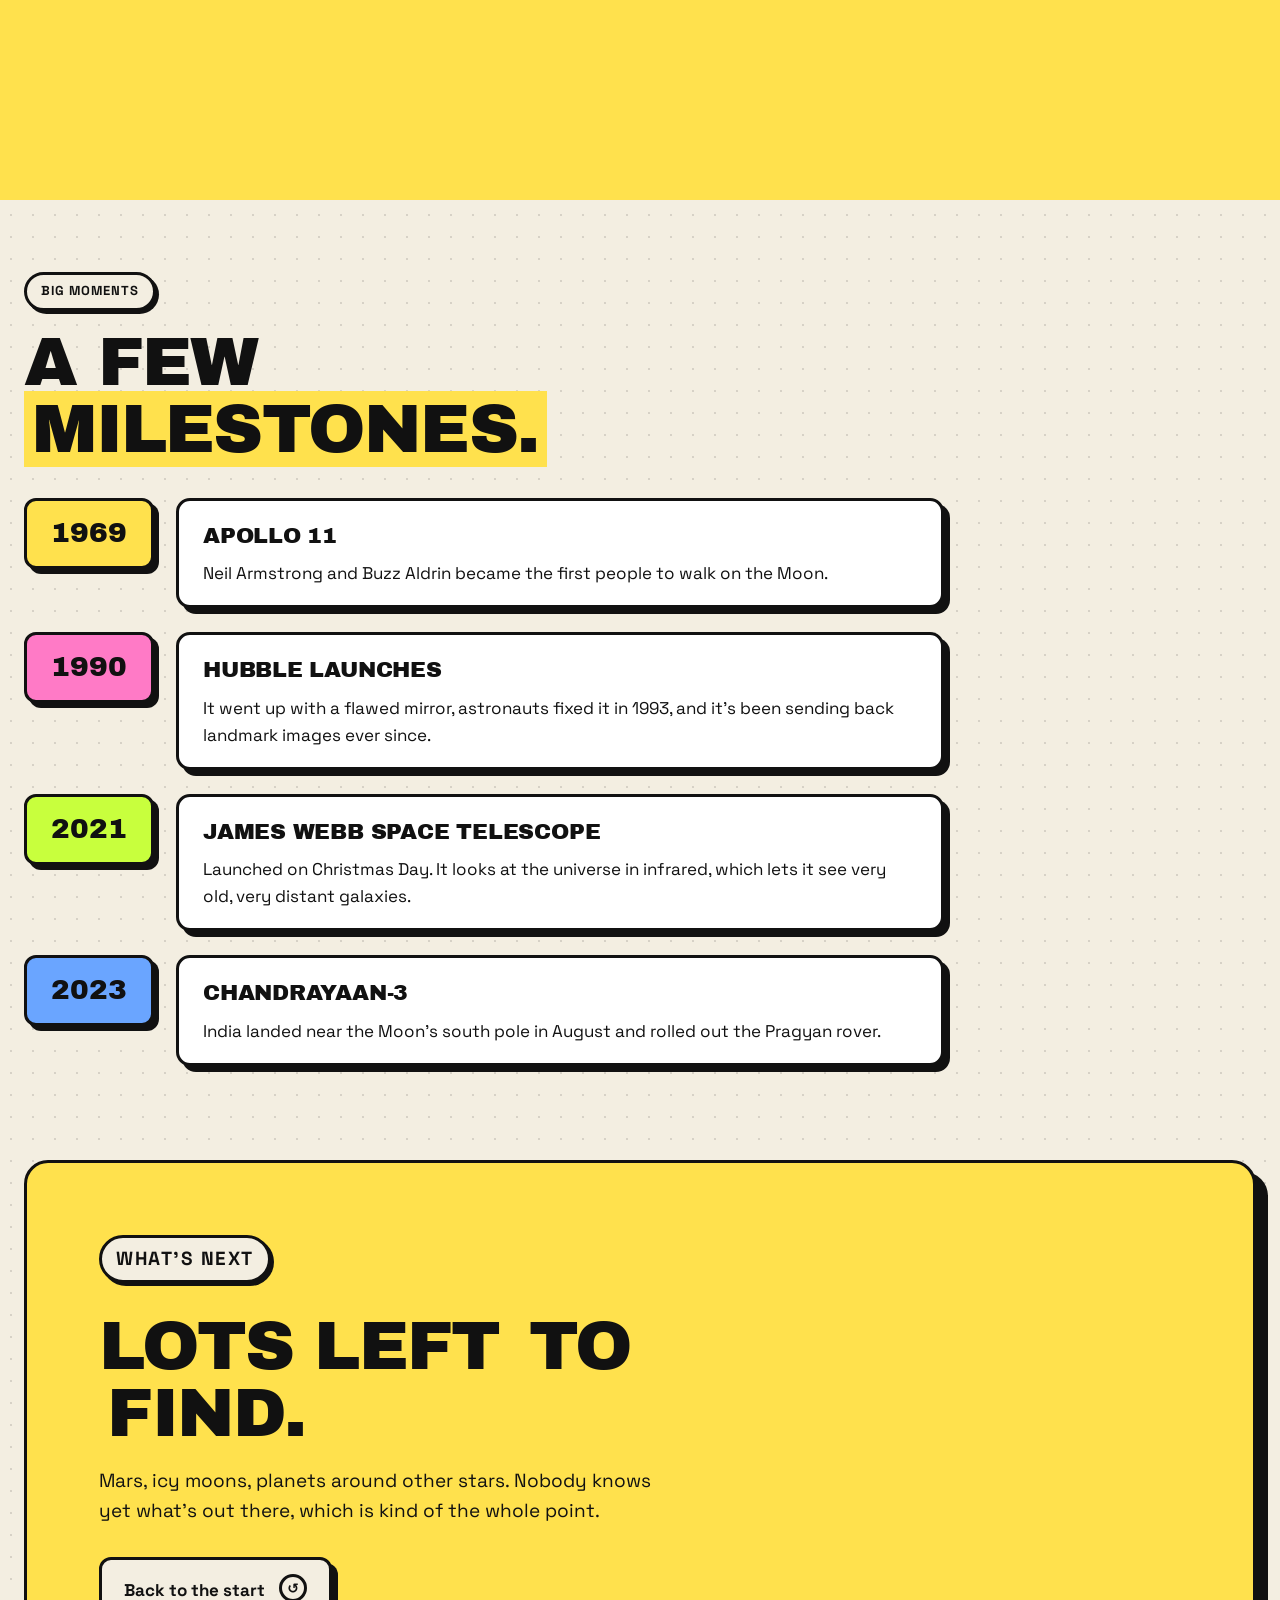
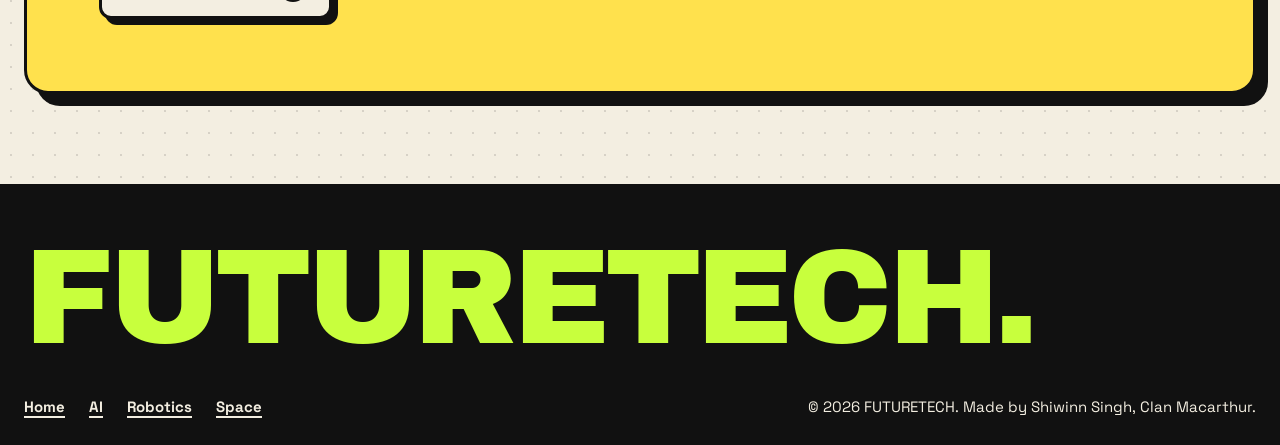
<file: space.html>
<!DOCTYPE html>
<html lang="en">
<head>
  <meta charset="UTF-8">
  <meta name="viewport" content="width=device-width, initial-scale=1">
  <meta name="theme-color" content="#f3eee1">
  <meta name="description" content="Rockets, satellites, telescopes and a few big moments in space exploration.">
  <title>Space | FUTURETECH.</title>
  <link rel="preconnect" href="https://fonts.googleapis.com">
  <link rel="preconnect" href="https://fonts.gstatic.com" crossorigin>
  <link href="https://fonts.googleapis.com/css2?family=Archivo+Black&family=Space+Grotesk:wght@400;500;700&display=swap" rel="stylesheet">
  <link rel="stylesheet" href="style.css">
  <script>document.documentElement.classList.add("js-enabled");</script>
  <script src="index.js" defer></script>
</head>
<body data-page="space">
  <a class="skip-link" href="#main">Skip to content</a>

  <header class="site-header">
    <nav class="nav container" aria-label="Main navigation">
      <a class="logo" href="index.html" aria-label="FUTURETECH home">FUTURETECH<i>.</i></a>
      <button class="menu-toggle" aria-expanded="false" aria-controls="nav-links" aria-label="Open navigation"><span></span><span></span></button>
      <div class="nav-links" id="nav-links">
        <a href="index.html">Home</a>
        <a href="ai.html">AI</a>
        <a href="robotics.html">Robotics</a>
        <a href="space.html" aria-current="page">Space</a>
      </div>
    </nav>
    <div class="progress" aria-hidden="true"></div>
  </header>

  <main id="main">
    <section class="page-hero container">
      <div>
        <p class="tag" data-reveal>03 · Space technology</p>
        <h1 class="mega" data-split>
          <span class="line"><span>Looking up,</span></span>
          <span class="line"><span>with better</span></span>
          <span class="line"><span><mark>tools.</mark></span></span>
        </h1>
        <p class="lead" data-reveal>Satellites, rovers, telescopes. A quick tour of the tech that lets us study things millions of kilometres away.</p>
        <a class="btn btn-pink" href="#learn" data-reveal><span class="label">Start exploring</span><b aria-hidden="true">↓</b></a>
      </div>

      <div class="art art-violet" data-reveal role="img" aria-label="A ringed orange planet with a small moon circling it">
        <svg viewBox="0 0 400 400" aria-hidden="true">
          <g fill="#ffe14d" stroke="#111" stroke-width="3">
            <path class="twinkle" style="--d:0s" transform="translate(60 70)" d="M0 -14 L3.5 -3.5 L14 0 L3.5 3.5 L0 14 L-3.5 3.5 L-14 0 L-3.5 -3.5Z"/>
            <path class="twinkle" style="--d:.8s" transform="translate(340 60)" d="M0 -10 L2.5 -2.5 L10 0 L2.5 2.5 L0 10 L-2.5 2.5 L-10 0 L-2.5 -2.5Z"/>
            <path class="twinkle" style="--d:1.4s" transform="translate(345 330)" d="M0 -14 L3.5 -3.5 L14 0 L3.5 3.5 L0 14 L-3.5 3.5 L-14 0 L-3.5 -3.5Z"/>
            <path class="twinkle" style="--d:2s" transform="translate(55 335)" d="M0 -9 L2.2 -2.2 L9 0 L2.2 2.2 L0 9 L-2.2 2.2 L-9 0 L-2.2 -2.2Z"/>
          </g>
          <g transform="rotate(-18 200 210)" fill="none" stroke-linecap="round">
            <path d="M55 210 A145 34 0 0 1 345 210" stroke="#111" stroke-width="16"/>
            <path d="M55 210 A145 34 0 0 1 345 210" stroke="#f3eee1" stroke-width="7"/>
          </g>
          <circle cx="200" cy="210" r="88" fill="#ff8a3d" stroke="#111" stroke-width="5"/>
          <g fill="#e0702a" stroke="#111" stroke-width="3">
            <circle cx="165" cy="180" r="15"/><circle cx="238" cy="245" r="10"/><circle cx="232" cy="168" r="12"/>
          </g>
          <g transform="rotate(-18 200 210)" fill="none" stroke-linecap="round">
            <path d="M55 210 A145 34 0 0 0 345 210" stroke="#111" stroke-width="16"/>
            <path d="M55 210 A145 34 0 0 0 345 210" stroke="#f3eee1" stroke-width="7"/>
          </g>
          <g class="orbit">
            <circle cx="200" cy="62" r="16" fill="#f3eee1" stroke="#111" stroke-width="4"/>
          </g>
        </svg>
        <span class="art-label">somewhere out there</span>
      </div>
    </section>

    <section class="block container" id="learn">
      <div class="block-head" data-reveal>
        <p class="tag">Why bother?</p>
        <h2 class="h2">Why go to <em>space?</em></h2>
      </div>
      <p class="prose" data-reveal>Space research teaches us about planets, stars and how our own solar system formed. It pays off at home too. Satellites handle GPS, phone signals and weather forecasts, and they help track things like forests and melting ice. Studying other worlds also hints at what conditions life might need.</p>
    </section>

    <section class="block container">
      <div class="block-head" data-reveal>
        <p class="tag">The toolkit</p>
        <h2 class="h2">What gets<br><em>us there.</em></h2>
      </div>
      <div class="tile-grid">
        <article class="tile tile-orange" data-reveal>
          <span class="kicker">Getting up</span>
          <h3>Rockets and probes</h3>
          <p>Rockets get things off the ground. Probes and landers do the actual visiting once they arrive.</p>
        </article>
        <article class="tile tile-yellow" data-reveal>
          <span class="kicker">In orbit</span>
          <h3>Satellites</h3>
          <p>Thousands circle Earth right now, handling maps, TV, weather data and internet for remote places.</p>
        </article>
        <article class="tile tile-blue" data-reveal>
          <span class="kicker">Looking far</span>
          <h3>Space telescopes</h3>
          <p>Up there, there's no blurry atmosphere in the way, so they can see much sharper and much further.</p>
        </article>
      </div>
    </section>

    <section class="block container">
      <div class="block-head" data-reveal>
        <p class="tag">Big moments</p>
        <h2 class="h2">A few<br><em>milestones.</em></h2>
      </div>
      <div class="tl">
        <article class="tl-item" data-reveal>
          <span class="tl-year">1969</span>
          <div class="tl-body"><h3>Apollo 11</h3><p>Neil Armstrong and Buzz Aldrin became the first people to walk on the Moon.</p></div>
        </article>
        <article class="tl-item" data-reveal>
          <span class="tl-year">1990</span>
          <div class="tl-body"><h3>Hubble launches</h3><p>It went up with a flawed mirror, astronauts fixed it in 1993, and it's been sending back landmark images ever since.</p></div>
        </article>
        <article class="tl-item" data-reveal>
          <span class="tl-year">2021</span>
          <div class="tl-body"><h3>James Webb Space Telescope</h3><p>Launched on Christmas Day. It looks at the universe in infrared, which lets it see very old, very distant galaxies.</p></div>
        </article>
        <article class="tl-item" data-reveal>
          <span class="tl-year">2023</span>
          <div class="tl-body"><h3>Chandrayaan-3</h3><p>India landed near the Moon's south pole in August and rolled out the Pragyan rover.</p></div>
        </article>
      </div>
    </section>

    <section class="container">
      <div class="cta cta-yellow" data-reveal>
        <p class="tag">What's next</p>
        <h2 class="h2">Lots left <em>to find.</em></h2>
        <p>Mars, icy moons, planets around other stars. Nobody knows yet what's out there, which is kind of the whole point.</p>
        <a class="btn btn-paper" href="index.html"><span class="label">Back to the start</span><b aria-hidden="true">↺</b></a>
      </div>
    </section>
  </main>

  <footer class="site-footer">
    <div class="container">
      <span class="foot-word" aria-hidden="true">FUTURETECH.</span>
      <div class="foot-row">
        <nav class="foot-links" aria-label="Footer">
          <a href="index.html">Home</a><a href="ai.html">AI</a><a href="robotics.html">Robotics</a><a href="space.html">Space</a>
        </nav>
        <p>© <span data-year>2026</span> FUTURETECH. Made by Shiwinn Singh, Clan Macarthur.</p>
      </div>
    </div>
  </footer>
</body>
</html>
</file>
<file: style.css>
/* =========================================================
   FUTURETECH — neobrutalist styles
   Thick borders, hard shadows, flat colour, loud type.
   ========================================================= */

:root {
  --paper: #f3eee1;
  --ink: #111111;
  --yellow: #ffe14d;
  --lime: #c8ff3d;
  --pink: #ff7ac6;
  --blue: #6aa5ff;
  --orange: #ff8a3d;
  --violet: #a58bff;
  --font-display: "Archivo Black", "Arial Black", Impact, sans-serif;
  --font-body: "Space Grotesk", system-ui, sans-serif;
  --container: 1240px;
  --bw: 3px;
  --ease: cubic-bezier(0.2, 0.8, 0.2, 1);
}

* { margin: 0; padding: 0; box-sizing: border-box; }

html { scroll-behavior: smooth; scroll-padding-top: 96px; }

body {
  min-height: 100vh;
  background-color: var(--paper);
  background-image: radial-gradient(rgba(17, 17, 17, 0.13) 1.2px, transparent 1.5px);
  background-size: 22px 22px;
  color: var(--ink);
  font-family: var(--font-body);
  font-size: 17px;
  line-height: 1.6;
  overflow-x: hidden;
  -webkit-font-smoothing: antialiased;
}

body.is-loading { height: 100vh; overflow: hidden; }

a { color: inherit; text-decoration: none; }
button { font: inherit; color: inherit; background: none; border: 0; }
img, svg { display: block; max-width: 100%; }

:focus-visible {
  outline: 4px solid var(--ink);
  outline-offset: 3px;
  box-shadow: 0 0 0 8px var(--lime);
}

::selection { background: var(--ink); color: var(--lime); }

.container { width: min(var(--container), calc(100% - 48px)); margin-inline: auto; }

.skip-link {
  position: absolute; top: -100px; left: 16px; z-index: 9000;
  padding: 10px 16px; border: var(--bw) solid var(--ink);
  background: var(--lime); font-weight: 700;
}
.skip-link:focus { top: 12px; }

/* ---------- type helpers ---------- */

.mega {
  font-family: var(--font-display);
  font-weight: 400;
  text-transform: uppercase;
  line-height: 0.93;
  letter-spacing: -0.03em;
}

.h2 {
  font-family: var(--font-display);
  font-weight: 400;
  font-size: clamp(34px, 5.4vw, 72px);
  line-height: 0.96;
  letter-spacing: -0.025em;
  text-transform: uppercase;
}

.h2 em, .mega mark {
  font-style: normal;
  color: inherit;
  background: var(--yellow);
  padding: 0 0.12em;
  -webkit-box-decoration-break: clone;
  box-decoration-break: clone;
}

.lead { font-size: clamp(18px, 2vw, 22px); line-height: 1.55; max-width: 580px; }

.tag {
  display: inline-block;
  margin-bottom: 26px;
  padding: 6px 14px;
  border: var(--bw) solid var(--ink);
  border-radius: 999px;
  background: var(--paper);
  box-shadow: 3px 3px 0 var(--ink);
  font-size: 13px; font-weight: 700;
  letter-spacing: 0.08em; text-transform: uppercase;
}

/* line-mask reveal (the headline slides up out of a clip) */
.line { display: block; overflow: hidden; padding-bottom: 0.05em; margin-bottom: -0.05em; }
.line > span { display: block; }
.js-enabled [data-split] .line > span {
  transform: translateY(108%);
  transition: transform 1s var(--ease);
  transition-delay: calc(var(--i, 0) * 0.09s);
}
.js-enabled [data-split].is-in .line > span { transform: none; }

/* fade-up reveal */
.js-enabled [data-reveal] {
  opacity: 0;
  transform: translateY(36px);
  transition: opacity 0.8s var(--ease) var(--d, 0s), transform 0.8s var(--ease) var(--d, 0s);
}
.js-enabled [data-reveal].is-in { opacity: 1; transform: none; }

/* ---------- header ---------- */

.site-header {
  position: sticky; top: 0; z-index: 100;
  background: var(--paper);
  border-bottom: var(--bw) solid var(--ink);
}

.progress {
  position: absolute; left: 0; bottom: -3px;
  width: 100%; height: 6px;
  background: var(--lime);
  border-top: 2px solid var(--ink); border-bottom: 2px solid var(--ink);
  transform: scaleX(0); transform-origin: left;
}

.nav { min-height: 76px; display: flex; align-items: center; justify-content: space-between; gap: 24px; }

.logo {
  display: inline-flex; align-items: center; gap: 10px;
  font-family: var(--font-display); font-size: 24px; letter-spacing: -0.02em;
}
.logo::before {
  content: ""; width: 22px; height: 22px;
  background: var(--yellow); border: var(--bw) solid var(--ink); border-radius: 6px;
  transition: transform 0.5s var(--ease), background 0.2s;
}
.logo:hover::before { transform: rotate(90deg); background: var(--pink); }
.logo i { font-style: normal; }

.nav-links { display: flex; align-items: center; gap: 6px; }
.nav-links a {
  padding: 8px 16px;
  border: var(--bw) solid transparent; border-radius: 999px;
  font-size: 15px; font-weight: 700;
  transition: background 0.2s, border-color 0.2s;
}
.nav-links a:hover { background: var(--yellow); border-color: var(--ink); }
.nav-links a[aria-current="page"] { background: var(--ink); color: var(--paper); border-color: var(--ink); }

/* rolling text hover: the label slides up and a copy takes its place */
.roll { display: inline-block; position: relative; overflow: hidden; height: 1.3em; line-height: 1.3; vertical-align: bottom; }
.roll > span { display: block; transition: transform 0.45s var(--ease); }
.roll > span::after { content: attr(data-text); display: block; }
a:hover > .roll > span, a:hover > .label > .roll > span, button:hover > .roll > span { transform: translateY(-50%); }

.menu-toggle {
  display: none; width: 48px; height: 48px;
  align-items: center; justify-content: center; flex-direction: column; gap: 6px;
  border: var(--bw) solid var(--ink); border-radius: 10px;
  background: var(--yellow); box-shadow: 3px 3px 0 var(--ink); cursor: pointer;
}
.menu-toggle span { display: block; width: 20px; height: 3px; background: var(--ink); transition: transform 0.3s var(--ease); }
.menu-toggle[aria-expanded="true"] span:first-child { transform: translateY(4.5px) rotate(45deg); }
.menu-toggle[aria-expanded="true"] span:last-child { transform: translateY(-4.5px) rotate(-45deg); }

/* ---------- buttons ---------- */

.btn {
  display: inline-flex; align-items: center; gap: 14px;
  padding: 14px 22px;
  border: var(--bw) solid var(--ink); border-radius: 12px;
  background: var(--lime);
  box-shadow: 6px 6px 0 var(--ink);
  font-weight: 700; font-size: 17px; cursor: pointer;
  transition: translate 0.18s var(--ease), box-shadow 0.18s var(--ease), background 0.2s;
}
.btn:hover { translate: 4px 4px; box-shadow: 2px 2px 0 var(--ink); }
.btn:active { translate: 6px 6px; box-shadow: 0 0 0 var(--ink); }
.btn b {
  display: grid; place-items: center; width: 28px; height: 28px;
  border: var(--bw) solid var(--ink); border-radius: 50%;
  background: var(--paper); font-size: 14px; line-height: 1;
  transition: transform 0.4s var(--ease);
}
.btn:hover b { transform: rotate(-45deg); }
.btn-yellow { background: var(--yellow); }
.btn-paper { background: var(--paper); }
.btn-pink { background: var(--pink); }

/* ---------- home hero ---------- */

.hero { position: relative; padding: 56px 0 60px; }

.hero-title { font-size: clamp(40px, 8.2vw, 112px); max-width: 900px; margin-bottom: 40px; }

.hero-row { display: flex; flex-wrap: wrap; align-items: flex-end; gap: 28px 48px; }
.hero-actions { display: flex; flex-wrap: wrap; gap: 16px; }

.sticker {
  position: absolute; right: 0; top: 40%;
  width: clamp(150px, 22vw, 330px); aspect-ratio: 1; z-index: 2;
}
.sticker svg { width: 100%; height: 100%; filter: drop-shadow(8px 8px 0 var(--ink)); overflow: visible; }
.sticker text { font-family: var(--font-display); font-size: 15px; letter-spacing: 1px; fill: var(--ink); }
.sticker .ring { transform-box: view-box; transform-origin: 100px 100px; animation: spin 18s linear infinite; }
.sticker .spark { transform-box: view-box; transform-origin: 100px 100px; animation: spin 9s linear infinite reverse; }

.pill-note {
  position: absolute; left: 0; bottom: 6px; z-index: 3;
  padding: 8px 16px; border: var(--bw) solid var(--ink); border-radius: 999px;
  background: var(--pink); box-shadow: 4px 4px 0 var(--ink);
  font-weight: 700; font-size: 14px; rotate: -4deg;
}

@keyframes spin { to { rotate: 360deg; } }

/* ---------- marquee ---------- */

.marquee-wrap { overflow: hidden; padding: 34px 0; }
.marquee {
  margin: 0 -24px; rotate: -1.6deg;
  background: var(--ink); color: var(--paper);
  border-block: var(--bw) solid var(--ink);
  overflow: hidden;
}
.marquee-track { display: flex; width: max-content; animation: marquee 30s linear infinite; }
.mq-group { display: flex; align-items: center; flex-shrink: 0; }
.mq-group span { padding: 14px 26px; font-family: var(--font-display); font-size: clamp(30px, 5vw, 56px); text-transform: uppercase; white-space: nowrap; }
.mq-group i { font-style: normal; color: var(--lime); font-size: clamp(26px, 4vw, 44px); }
@keyframes marquee { to { transform: translateX(-50%); } }

/* ---------- topic cards ---------- */

.section { padding: 80px 0 90px; }
.section-head { display: flex; align-items: flex-end; justify-content: space-between; gap: 24px; flex-wrap: wrap; margin-bottom: 44px; }
.section-head p { max-width: 340px; }

.card-grid { display: grid; grid-template-columns: repeat(3, minmax(0, 1fr)); gap: 28px; }

.card, .tile, .step {
  position: relative; display: flex; flex-direction: column;
  padding: 26px; border: var(--bw) solid var(--ink); border-radius: 16px;
  box-shadow: 8px 8px 0 var(--ink);
  transition:
    opacity 0.8s var(--ease) var(--d, 0s),
    transform 0.8s var(--ease) var(--d, 0s),
    translate 0.2s var(--ease),
    box-shadow 0.2s var(--ease),
    background 0.25s;
}
.card { min-height: 400px; }
.card:hover { translate: 5px 5px; box-shadow: 3px 3px 0 var(--ink); }
.card:nth-child(1), .tile:nth-child(odd) { rotate: -1deg; }
.card:nth-child(3), .tile:nth-child(even) { rotate: 0.8deg; }

.card-yellow { background: var(--yellow); }
.card-pink { background: var(--pink); }
.card-blue { background: var(--blue); }

.card-top { display: flex; justify-content: space-between; align-items: flex-start; }
.num { font-family: var(--font-display); font-size: 64px; line-height: 1; }
.arrow {
  display: grid; place-items: center; width: 48px; height: 48px;
  border: var(--bw) solid var(--ink); border-radius: 50%;
  background: var(--paper); font-size: 20px;
  transition: transform 0.4s var(--ease), background 0.2s, color 0.2s;
}
.card:hover .arrow { transform: rotate(45deg); background: var(--ink); color: var(--paper); }

.card h3 {
  margin-top: auto; padding-top: 40px;
  font-family: var(--font-display); font-weight: 400;
  font-size: clamp(26px, 2.6vw, 34px); line-height: 1; letter-spacing: -0.02em; text-transform: uppercase;
}
.card p { margin-top: 14px; font-size: 16px; }
.card-link { margin-top: 18px; font-weight: 700; text-decoration: underline; text-decoration-thickness: 3px; text-underline-offset: 5px; }

/* ---------- statement band ---------- */

.band {
  position: relative; overflow: hidden;
  background: var(--violet);
  border-block: var(--bw) solid var(--ink);
}
.band-inner { position: relative; z-index: 2; display: grid; grid-template-columns: 1.1fr 0.9fr; gap: 56px; align-items: center; padding: 90px 0; }
.band .h2 { margin-bottom: 22px; }
.band p.lead { margin-bottom: 30px; }
.outline-text {
  position: absolute; left: 0; bottom: -0.12em; z-index: 1;
  font-family: var(--font-display); font-size: clamp(120px, 22vw, 330px); line-height: 1;
  color: transparent; -webkit-text-stroke: 3px var(--ink); opacity: 0.45;
  white-space: nowrap; text-transform: uppercase; pointer-events: none;
}

.checklist {
  display: grid; gap: 14px; padding: 26px;
  background: var(--paper); border: var(--bw) solid var(--ink); border-radius: 16px;
  box-shadow: 8px 8px 0 var(--ink); rotate: 1.2deg;
}
.checklist h3 { font-family: var(--font-display); font-weight: 400; font-size: 22px; text-transform: uppercase; letter-spacing: -0.01em; }
.check {
  display: flex; align-items: center; gap: 14px;
  padding: 14px 16px; background: #fff;
  border: var(--bw) solid var(--ink); border-radius: 12px;
  box-shadow: 4px 4px 0 var(--ink);
  font-weight: 700; cursor: pointer;
  transition: background 0.2s, translate 0.15s var(--ease), box-shadow 0.15s var(--ease);
}
.check:hover { translate: 2px 2px; box-shadow: 2px 2px 0 var(--ink); }
.check:has(input:checked) { background: var(--lime); }
.check input {
  appearance: none; -webkit-appearance: none; flex: none;
  display: grid; place-content: center; width: 28px; height: 28px;
  border: var(--bw) solid var(--ink); border-radius: 6px; background: var(--paper); cursor: pointer;
}
.check input::after {
  content: ""; width: 14px; height: 7px;
  border-left: 4px solid var(--ink); border-bottom: 4px solid var(--ink);
  rotate: -45deg; translate: 0 -2px; scale: 0; transition: scale 0.15s var(--ease);
}
.check input:checked::after { scale: 1; }
.checklist small { font-size: 13px; opacity: 0.7; }

/* ---------- about ---------- */

.about { display: grid; grid-template-columns: 1fr 1fr; gap: 56px; align-items: start; }
.about-text p { margin-top: 18px; font-size: 19px; max-width: 560px; }
.stats { display: grid; gap: 18px; }
.stat {
  display: flex; align-items: center; gap: 20px; padding: 18px 22px;
  border: var(--bw) solid var(--ink); border-radius: 14px; box-shadow: 6px 6px 0 var(--ink);
  transition: translate 0.2s var(--ease), box-shadow 0.2s var(--ease), opacity 0.8s var(--ease) var(--d, 0s), transform 0.8s var(--ease) var(--d, 0s);
}
.stat:hover { translate: 3px 3px; box-shadow: 3px 3px 0 var(--ink); }
.stat:nth-child(1) { background: var(--lime); }
.stat:nth-child(2) { background: var(--yellow); }
.stat:nth-child(3) { background: var(--pink); }
.stat strong { font-family: var(--font-display); font-weight: 400; font-size: 52px; line-height: 1; min-width: 60px; }

/* ---------- inner pages ---------- */

.page-hero { display: grid; grid-template-columns: 1.15fr 0.85fr; gap: 56px; align-items: center; padding: 60px 0 70px; }
.page-hero h1 { font-size: clamp(38px, 6.4vw, 86px); margin-bottom: 26px; }
.page-hero .lead { margin-bottom: 30px; }

.art {
  position: relative; width: 100%; max-width: 480px; justify-self: center; aspect-ratio: 1;
  border: var(--bw) solid var(--ink); border-radius: 22px; overflow: hidden;
  box-shadow: 12px 12px 0 var(--ink);
}
.art-lime { background: var(--lime); }
.art-yellow { background: var(--yellow); }
.art-violet { background: var(--violet); }
.art svg { width: 100%; height: 100%; }
.art svg * { transform-box: fill-box; transform-origin: center; }
.art-label {
  position: absolute; left: 14px; bottom: 14px; padding: 4px 10px;
  border: var(--bw) solid var(--ink); border-radius: 999px; background: var(--paper);
  font-size: 12px; font-weight: 700; letter-spacing: 0.08em; text-transform: uppercase;
}

@keyframes pulse { 0%, 100% { scale: 1; } 50% { scale: 1.35; } }
@keyframes bob { 0%, 100% { translate: 0 0; } 50% { translate: 0 -8px; } }
@keyframes blink { 0%, 44%, 52%, 100% { scale: 1 1; } 48% { scale: 1 0.1; } }
@keyframes wave { 0%, 100% { rotate: 0deg; } 50% { rotate: -28deg; } }
@keyframes twinkle { 0%, 100% { scale: 1; opacity: 1; } 50% { scale: 0.4; opacity: 0.5; } }

.art svg .node { animation: pulse 2.4s ease-in-out infinite; animation-delay: var(--d, 0s); }
.art svg .bob { animation: bob 1.8s ease-in-out infinite; }
.art svg .blink { animation: blink 4s ease-in-out infinite; }
.art svg .wave { transform-origin: 50% 0; animation: wave 1.6s ease-in-out infinite; }
.art svg .gear { animation: spin 8s linear infinite; }
.art svg .twinkle { animation: twinkle 2.6s ease-in-out infinite; animation-delay: var(--d, 0s); }
.art svg .orbit { transform-box: view-box; transform-origin: 200px 210px; animation: spin 14s linear infinite; }

.block { padding: 64px 0; }
.block-head { margin-bottom: 36px; }
.block-head .tag { margin-bottom: 18px; }

.prose {
  max-width: 840px; padding: 30px 34px;
  background: #fff; border: var(--bw) solid var(--ink); border-radius: 16px;
  box-shadow: 8px 8px 0 var(--ink);
  font-size: clamp(18px, 1.9vw, 21px); line-height: 1.7;
}

.tile-grid { display: grid; grid-template-columns: repeat(3, minmax(0, 1fr)); gap: 28px; }
.tile { min-height: 270px; }
.tile:hover { translate: 4px 4px; box-shadow: 4px 4px 0 var(--ink); }
.tile .kicker { align-self: flex-start; margin-bottom: 16px; padding: 3px 10px; border: var(--bw) solid var(--ink); border-radius: 999px; background: var(--paper); font-size: 12px; font-weight: 700; letter-spacing: 0.08em; text-transform: uppercase; }
.tile h3, .step h3 { font-family: var(--font-display); font-weight: 400; font-size: 26px; line-height: 1.05; letter-spacing: -0.02em; text-transform: uppercase; margin-bottom: 12px; }
.tile-yellow { background: var(--yellow); }
.tile-pink { background: var(--pink); }
.tile-blue { background: var(--blue); }
.tile-lime { background: var(--lime); }
.tile-orange { background: var(--orange); }

.step { background: #fff; min-height: 230px; }
.step:hover { translate: 4px 4px; box-shadow: 4px 4px 0 var(--ink); }
.step-num {
  display: grid; place-items: center; width: 54px; height: 54px; margin-bottom: 18px;
  border: var(--bw) solid var(--ink); border-radius: 50%; background: var(--lime);
  font-family: var(--font-display); font-size: 22px;
}

.tl { display: grid; gap: 24px; max-width: 920px; }
.tl-item { display: grid; grid-template-columns: 130px 1fr; gap: 22px; align-items: start; }
.tl-year {
  padding: 10px 8px; text-align: center;
  border: var(--bw) solid var(--ink); border-radius: 12px; box-shadow: 5px 5px 0 var(--ink);
  font-family: var(--font-display); font-size: 28px;
}
.tl-item:nth-child(1) .tl-year { background: var(--yellow); }
.tl-item:nth-child(2) .tl-year { background: var(--pink); }
.tl-item:nth-child(3) .tl-year { background: var(--lime); }
.tl-item:nth-child(4) .tl-year { background: var(--blue); }
.tl-body {
  padding: 18px 24px; background: #fff;
  border: var(--bw) solid var(--ink); border-radius: 14px; box-shadow: 6px 6px 0 var(--ink);
  transition: translate 0.2s var(--ease), box-shadow 0.2s var(--ease);
}
.tl-body:hover { translate: 3px 3px; box-shadow: 3px 3px 0 var(--ink); }
.tl-body h3 { font-family: var(--font-display); font-weight: 400; font-size: 22px; text-transform: uppercase; letter-spacing: -0.01em; margin-bottom: 6px; }

.cta {
  position: relative; overflow: hidden; margin: 30px 0 90px;
  padding: clamp(30px, 6vw, 72px);
  border: var(--bw) solid var(--ink); border-radius: 24px; box-shadow: 12px 12px 0 var(--ink);
}
.cta-pink { background: var(--pink); }
.cta-lime { background: var(--lime); }
.cta-yellow { background: var(--yellow); }
.cta .h2 { margin-bottom: 20px; max-width: 760px; }
.cta p { max-width: 560px; margin-bottom: 30px; font-size: 19px; }

/* ---------- footer ---------- */

.site-footer { background: var(--ink); color: var(--paper); padding: 54px 0 26px; overflow: hidden; }
.foot-word {
  display: block; margin-bottom: 36px; white-space: nowrap;
  font-family: var(--font-display); font-size: min(10.5vw, 145px); line-height: 0.9; letter-spacing: -0.04em;
  color: var(--lime);
}
.foot-row { display: flex; flex-wrap: wrap; justify-content: space-between; gap: 18px 32px; font-size: 15px; }
.foot-links { display: flex; flex-wrap: wrap; gap: 8px 24px; font-weight: 700; }
.foot-links a { text-decoration: underline; text-decoration-thickness: 2px; text-underline-offset: 4px; }
.foot-links a:hover { color: var(--lime); }

/* ---------- loader, page wipe, cursor ---------- */

.preloader {
  position: fixed; inset: 0; z-index: 6000;
  display: flex; flex-direction: column; justify-content: space-between;
  padding: 26px; background: var(--ink); color: var(--lime);
  transition: transform 0.9s var(--ease);
}
.preloader.done { transform: translateY(-100%); }
.pl-word { font-family: var(--font-display); font-size: clamp(20px, 3vw, 34px); color: var(--paper); }
.pl-count { align-self: flex-end; font-family: var(--font-display); font-size: min(34vw, 360px); line-height: 0.8; }

.wipe {
  position: fixed; inset: 0; z-index: 5000; pointer-events: none;
  background: var(--yellow); border-top: 4px solid var(--ink);
  transform: translateY(100%); transition: transform 0.55s var(--ease);
}
.wipe.is-covering { transform: translateY(0); }
.wipe.is-leaving { transform: translateY(-100%); }
.wipe.no-anim { transition: none; }

.cursor {
  position: fixed; top: 0; left: 0; z-index: 9999;
  width: 16px; height: 16px; border-radius: 50%;
  background: #fff; mix-blend-mode: difference; pointer-events: none;
  transition: scale 0.3s var(--ease);
}
.cursor.is-big { scale: 3.4; }

/* ---------- responsive ---------- */

@media (max-width: 1000px) {
  .card-grid, .tile-grid { grid-template-columns: repeat(2, minmax(0, 1fr)); }
  .band-inner, .about { grid-template-columns: 1fr; gap: 40px; }
  .page-hero { gap: 36px; }
}

@media (max-width: 850px) {
  .menu-toggle { display: flex; position: relative; z-index: 1002; }
  .nav-links {
    position: absolute; top: calc(100% + 3px); left: 0; right: 0;
    flex-direction: column; align-items: stretch; gap: 8px; padding: 16px 24px 24px;
    background: var(--paper); border-bottom: var(--bw) solid var(--ink);
    opacity: 0; visibility: hidden; pointer-events: none; transform: translateY(-8px);
    transition: opacity 0.25s, visibility 0.25s, transform 0.25s var(--ease);
  }
  .nav-links.is-open { opacity: 1; visibility: visible; pointer-events: auto; transform: none; }
  .nav-links a { padding: 12px 16px; border-radius: 12px; font-size: 17px; border-color: var(--ink); background: #fff; }
  .page-hero { grid-template-columns: 1fr; }
  .art { max-width: 400px; }
}

@media (max-width: 640px) {
  body { font-size: 16px; }
  .container { width: calc(100% - 36px); }
  .hero { padding-top: 40px; }
  .sticker { position: relative; top: auto; margin: 36px 0 0 auto; width: 150px; }
  .pill-note { position: relative; display: inline-block; margin-top: 26px; bottom: auto; }
  .card-grid, .tile-grid { grid-template-columns: 1fr; gap: 24px; }
  .card { min-height: 320px; }
  .section { padding: 56px 0 64px; }
  .band-inner { padding: 60px 0; }
  .tl-item { grid-template-columns: 1fr; gap: 12px; }
  .tl-year { justify-self: start; padding-inline: 18px; }
  .prose { padding: 22px; }
  .btn { font-size: 16px; padding: 12px 18px; }
  .cta { box-shadow: 8px 8px 0 var(--ink); margin-bottom: 64px; }
  .stat strong { font-size: 40px; }
}

@media (hover: none) { .cursor { display: none; } }

@media (prefers-reduced-motion: reduce) {
  *, *::before, *::after {
    animation-duration: 0.01ms !important;
    animation-iteration-count: 1 !important;
    transition-duration: 0.01ms !important;
    scroll-behavior: auto !important;
  }
  .js-enabled [data-split] .line > span, .js-enabled [data-reveal] { transform: none; opacity: 1; }
}
</file>
